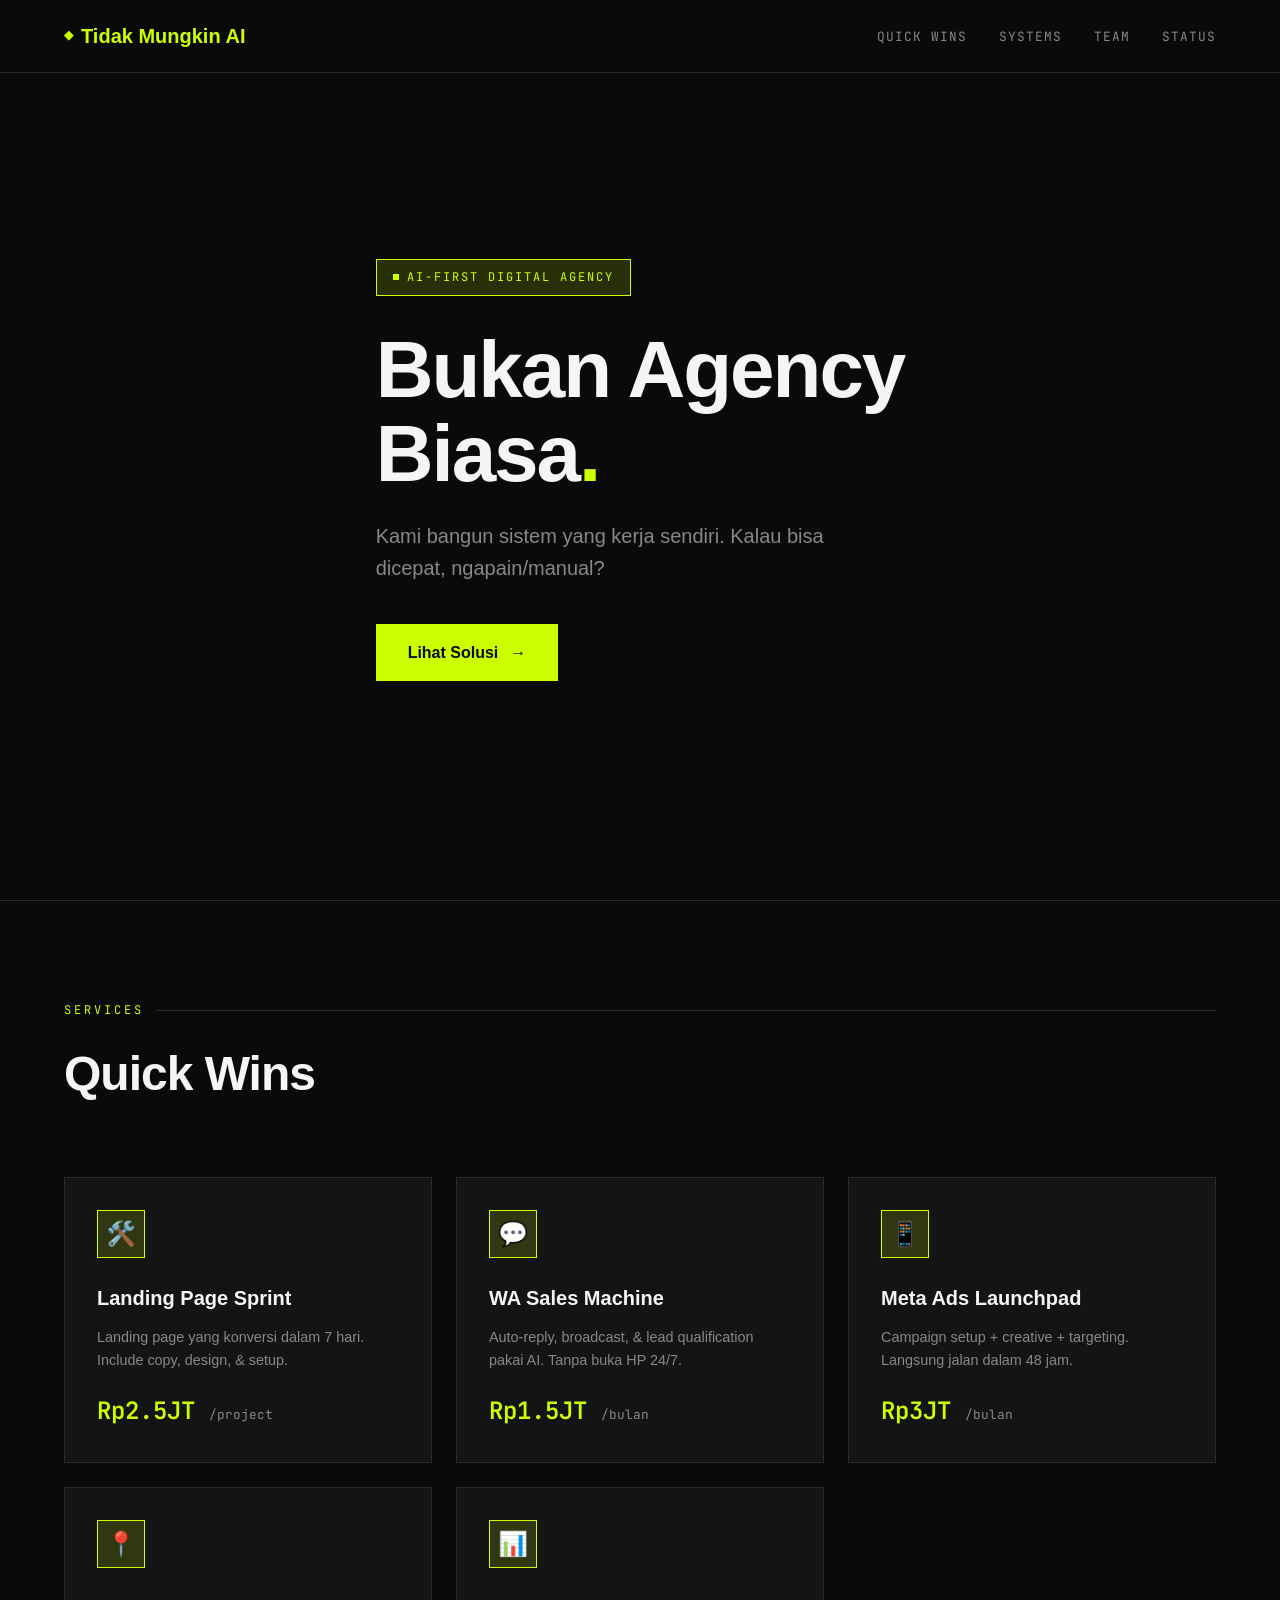
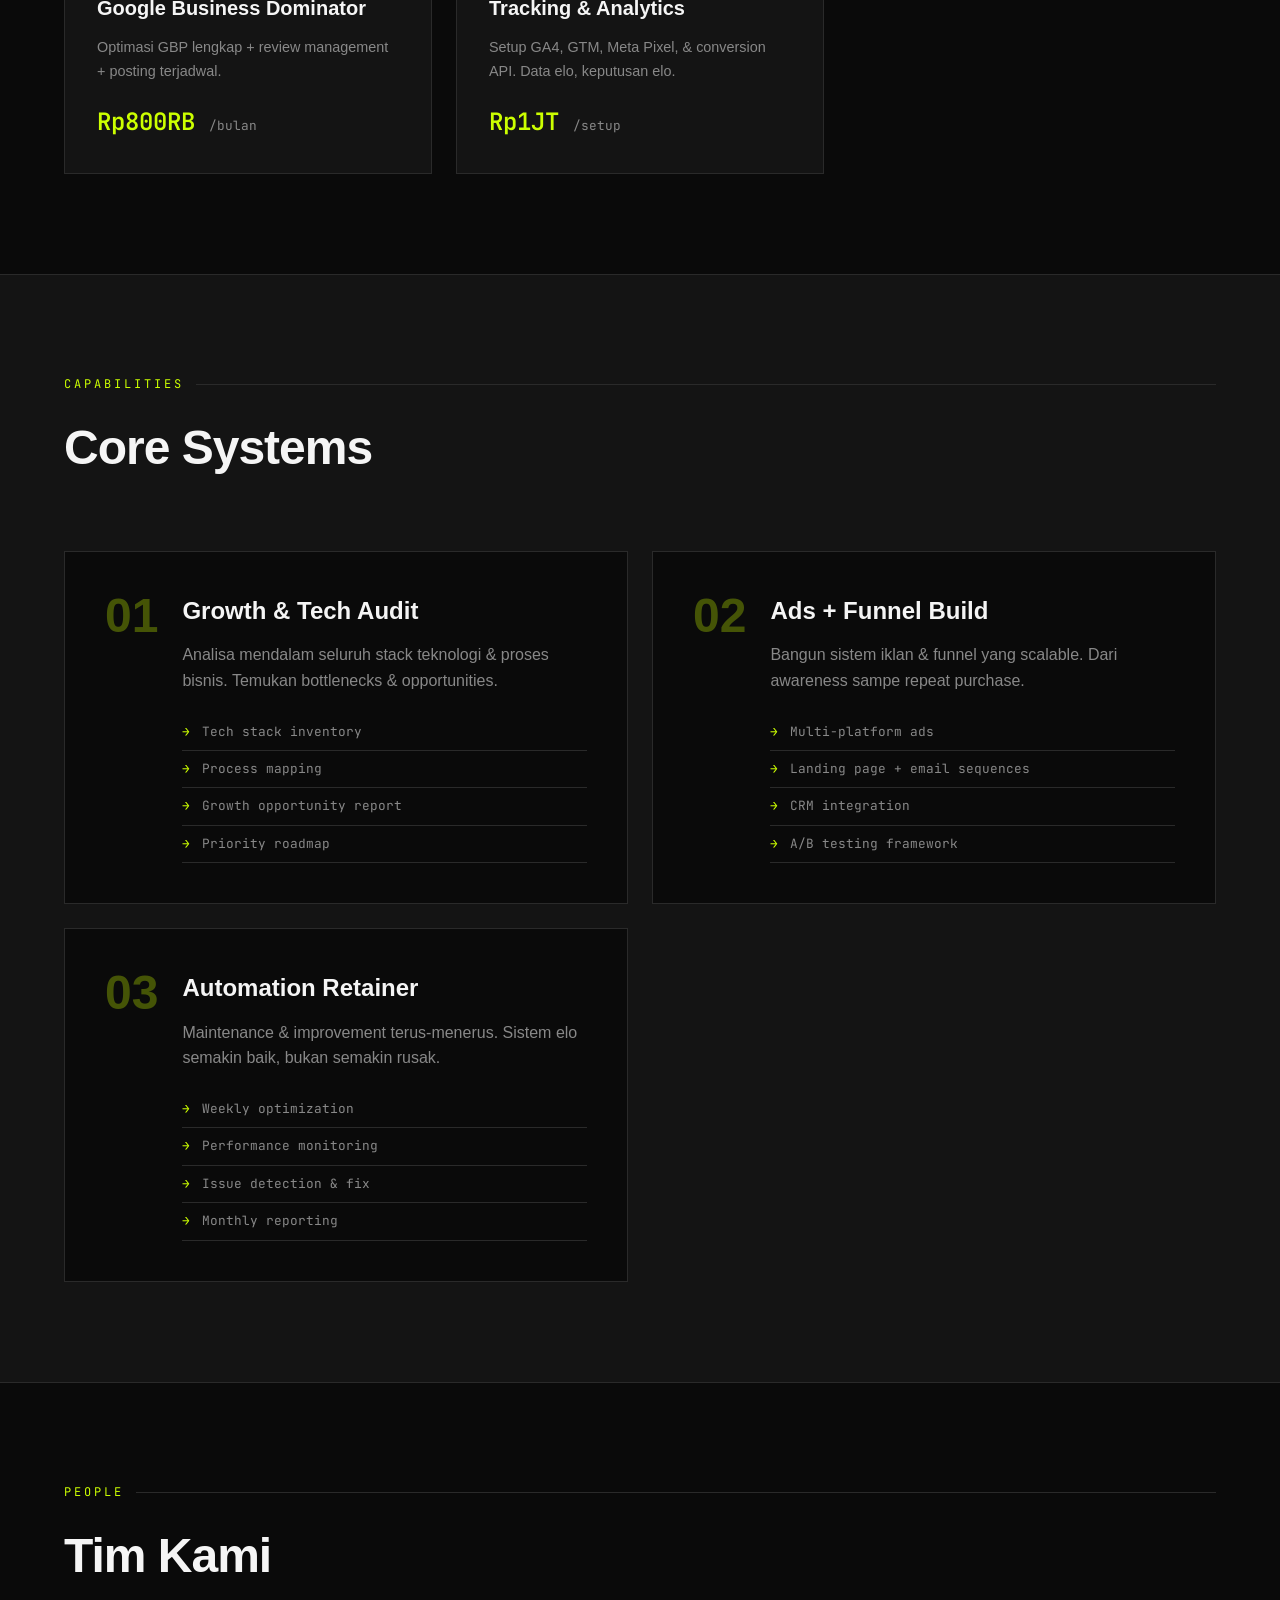
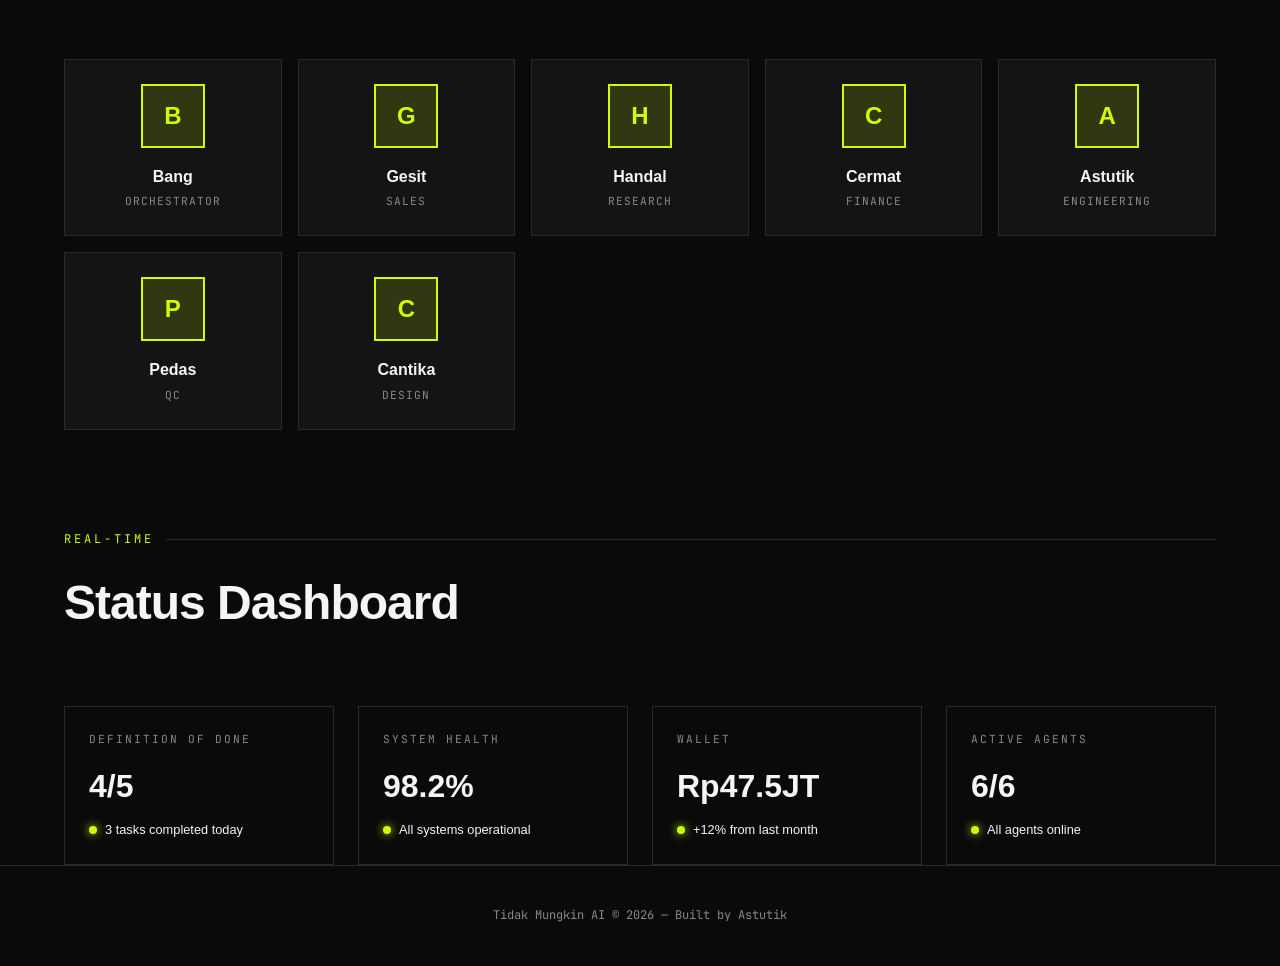
<file: index.html>
<!DOCTYPE html>
<html lang="id">
<head>
    <meta charset="UTF-8">
    <meta name="viewport" content="width=device-width, initial-scale=1.0">
    <title>Tidak Mungkin AI — AI-First Digital Agency</title>
    
    <!-- Fonts -->
    <link rel="preconnect" href="https://fonts.googleapis.com">
    <link rel="preconnect" href="https://fonts.gstatic.com" crossorigin>
    <link href="https://fonts.googleapis.com/css2?family=JetBrains+Mono:wght@400;600&family=Space+Grotesk:wght@400;500;700&display=swap" rel="stylesheet">
    <link href="https://api.fontshare.com/v2/css?f[]=clash-display@400,500,600,700&f[]=satoshi@400,500,700&display=swap" rel="stylesheet">
    
    <style>
        :root {
            --obsidian: #0a0a0a;
            --obsidian-light: #141414;
            --obsidian-lighter: #1f1f1f;
            --lime: #ccff00;
            --lime-dim: #a3cc00;
            --lime-glow: rgba(204, 255, 0, 0.15);
            --text: #f5f5f5;
            --text-dim: #888888;
            --border: #2a2a2a;
            
            --font-display: 'Clash Display', sans-serif;
            --font-body: 'Satoshi', sans-serif;
            --font-mono: 'JetBrains Mono', monospace;
        }
        
        * {
            margin: 0;
            padding: 0;
            box-sizing: border-box;
        }
        
        html {
            scroll-behavior: smooth;
        }
        
        body {
            font-family: var(--font-body);
            background: var(--obsidian);
            color: var(--text);
            line-height: 1.6;
            overflow-x: hidden;
        }
        
        /* Geometric Background */
        body::before {
            content: '';
            position: fixed;
            top: 0;
            left: 0;
            width: 100%;
            height: 100%;
            background: 
                linear-gradient(90deg, transparent 49.5%, var(--border) 49.5%, var(--border) 50.5%, transparent 50.5%),
                linear-gradient(0deg, transparent 49.5%, var(--border) 49.5%, var(--border) 50.5%, transparent 50.5%);
            background-size: 120px 120px;
            opacity: 0.15;
            pointer-events: none;
            z-index: -1;
        }
        
        /* Animated Grid Background */
        .grid-bg {
            position: fixed;
            top: 0;
            left: 0;
            width: 100%;
            height: 100%;
            z-index: -2;
            overflow: hidden;
            background: var(--obsidian);
        }
        
        .grid-lines {
            position: absolute;
            top: -50%;
            left: -50%;
            width: 200%;
            height: 200%;
            background-image: 
                linear-gradient(to right, rgba(204, 255, 0, 0.06) 1px, transparent 1px),
                linear-gradient(to bottom, rgba(204, 255, 0, 0.06) 1px, transparent 1px);
            background-size: 80px 80px;
            animation: gridShift 60s linear infinite;
            transform: perspective(500px) rotateX(60deg);
            transform-origin: center center;
        }
        
        @keyframes gridShift {
            0% { transform: perspective(500px) rotateX(60deg) translateY(0); }
            50% { transform: perspective(500px) rotateX(60deg) translateY(40px); }
            100% { transform: perspective(500px) rotateX(60deg) translateY(0); }
        }
        
        /* Grid Nodes */
        .grid-nodes {
            position: fixed;
            top: 0;
            left: 0;
            width: 100%;
            height: 100%;
            z-index: -1;
            pointer-events: none;
        }
        
        .node {
            position: absolute;
            width: 4px;
            height: 4px;
            background: var(--lime);
            border-radius: 50%;
            box-shadow: 0 0 6px var(--lime), 0 0 12px rgba(204, 255, 0, 0.4);
            opacity: 0;
            animation: nodeFadeIn 1.5s ease-out forwards, nodePulse 3s ease-in-out infinite, nodeDrift 6s ease-in-out infinite;
        }
            100% { opacity: 0.8; transform: scale(1); }
        }
            50% { 
                box-shadow: 0 0 10px var(--lime), 0 0 20px rgba(204, 255, 0, 0.6), 0 0 30px rgba(204, 255, 0, 0.3);
                transform: scale(1.2);
            }
        }
        
        @keyframes nodeDrift {
            0%, 100% { transform: translate(0, 0); }
            25% { transform: translate(10px, -15px); }
            50% { transform: translate(5px, -5px); }
            75% { transform: translate(-8px, -20px); }
        }
        
        .container {
            max-width: 1200px;
            margin: 0 auto;
            padding: 0 24px;
        }
        
        /* Navigation */
        nav {
            position: fixed;
            top: 0;
            left: 0;
            right: 0;
            z-index: 100;
            padding: 20px 0;
            background: rgba(10, 10, 10, 0.9);
            backdrop-filter: blur(10px);
            border-bottom: 1px solid var(--border);
        }
        
        nav .container {
            display: flex;
            justify-content: space-between;
            align-items: center;
        }
        
        .logo {
            font-family: var(--font-display);
            font-weight: 700;
            font-size: 1.25rem;
            color: var(--lime);
            text-decoration: none;
            display: flex;
            align-items: center;
            gap: 8px;
        }
        
        .logo::before {
            content: '◆';
            font-size: 0.75rem;
        }
        
        .nav-links {
            display: flex;
            gap: 32px;
            list-style: none;
        }
        
        .nav-links a {
            font-family: var(--font-mono);
            font-size: 0.8rem;
            color: var(--text-dim);
            text-decoration: none;
            text-transform: uppercase;
            letter-spacing: 1px;
            transition: color 0.2s;
        }
        
        .nav-links a:hover {
            color: var(--lime);
        }
        
        /* Hero Section */
        .hero {
            min-height: 100vh;
            display: flex;
            align-items: center;
            padding: 120px 0 80px;
            position: relative;
        }
        
        .hero-content {
            max-width: 800px;
        }
        
        .hero-badge {
            display: inline-flex;
            align-items: center;
            gap: 8px;
            padding: 8px 16px;
            background: var(--lime-glow);
            border: 1px solid var(--lime);
            font-family: var(--font-mono);
            font-size: 0.75rem;
            color: var(--lime);
            text-transform: uppercase;
            letter-spacing: 2px;
            margin-bottom: 32px;
        }
        
        .hero-badge::before {
            content: '';
            width: 6px;
            height: 6px;
            background: var(--lime);
            animation: pulse 2s infinite;
        }
        
        @keyframes pulse {
            0%, 100% { opacity: 1; }
            50% { opacity: 0.3; }
        }
        
        .hero h1 {
            font-family: var(--font-display);
            font-size: clamp(3rem, 8vw, 5rem);
            font-weight: 700;
            line-height: 1.05;
            margin-bottom: 24px;
            letter-spacing: -2px;
        }
        
        .hero h1 span {
            color: var(--lime);
        }
        
        .hero-subtitle {
            font-size: 1.25rem;
            color: var(--text-dim);
            max-width: 500px;
            margin-bottom: 40px;
        }
        
        .hero-cta {
            display: inline-flex;
            align-items: center;
            gap: 12px;
            padding: 16px 32px;
            background: var(--lime);
            color: var(--obsidian);
            font-family: var(--font-display);
            font-weight: 600;
            font-size: 1rem;
            text-decoration: none;
            transition: all 0.3s;
        }
        
        .hero-cta:hover {
            background: var(--lime-dim);
            transform: translateX(8px);
        }
        
        /* Section Headers */
        .section-header {
            margin-bottom: 64px;
        }
        
        .section-label {
            font-family: var(--font-mono);
            font-size: 0.75rem;
            color: var(--lime);
            text-transform: uppercase;
            letter-spacing: 3px;
            margin-bottom: 16px;
            display: flex;
            align-items: center;
            gap: 12px;
        }
        
        .section-label::after {
            content: '';
            flex: 1;
            height: 1px;
            background: var(--border);
        }
        
        .section-title {
            font-family: var(--font-display);
            font-size: clamp(2rem, 4vw, 3rem);
            font-weight: 700;
            letter-spacing: -1px;
        }
        
        /* Quick Wins Grid */
        .quick-wins {
            padding: 100px 0;
            border-top: 1px solid var(--border);
        }
        
        .grid-3 {
            display: grid;
            grid-template-columns: repeat(auto-fit, minmax(320px, 1fr));
            gap: 24px;
        }
        
        .card {
            background: var(--obsidian-light);
            border: 1px solid var(--border);
            padding: 32px;
            transition: all 0.3s;
            position: relative;
            overflow: hidden;
        }
        
        .card::before {
            content: '';
            position: absolute;
            top: 0;
            left: 0;
            width: 100%;
            height: 3px;
            background: var(--lime);
            transform: scaleX(0);
            transform-origin: left;
            transition: transform 0.3s;
        }
        
        .card:hover {
            border-color: var(--lime);
            transform: translateY(-4px);
        }
        
        .card:hover::before {
            transform: scaleX(1);
        }
        
        .card-icon {
            width: 48px;
            height: 48px;
            background: var(--lime-glow);
            border: 1px solid var(--lime);
            display: flex;
            align-items: center;
            justify-content: center;
            margin-bottom: 24px;
            font-size: 1.5rem;
        }
        
        .card-title {
            font-family: var(--font-display);
            font-size: 1.25rem;
            font-weight: 600;
            margin-bottom: 12px;
        }
        
        .card-desc {
            font-size: 0.9rem;
            color: var(--text-dim);
            margin-bottom: 20px;
        }
        
        .card-price {
            font-family: var(--font-mono);
            font-size: 1.5rem;
            color: var(--lime);
            font-weight: 600;
        }
        
        .card-price span {
            font-size: 0.8rem;
            color: var(--text-dim);
            font-weight: 400;
        }
        
        /* Core Systems */
        .core-systems {
            padding: 100px 0;
            background: var(--obsidian-light);
            border-top: 1px solid var(--border);
            border-bottom: 1px solid var(--border);
        }
        
        .grid-2 {
            display: grid;
            grid-template-columns: repeat(auto-fit, minmax(400px, 1fr));
            gap: 24px;
        }
        
        .system-card {
            background: var(--obsidian);
            border: 1px solid var(--border);
            padding: 40px;
            display: flex;
            gap: 24px;
            align-items: flex-start;
        }
        
        .system-number {
            font-family: var(--font-display);
            font-size: 3rem;
            font-weight: 700;
            color: var(--lime);
            opacity: 0.3;
            line-height: 1;
        }
        
        .system-content h3 {
            font-family: var(--font-display);
            font-size: 1.5rem;
            font-weight: 600;
            margin-bottom: 12px;
        }
        
        .system-content p {
            color: var(--text-dim);
            margin-bottom: 20px;
        }
        
        .system-features {
            list-style: none;
        }
        
        .system-features li {
            font-family: var(--font-mono);
            font-size: 0.8rem;
            color: var(--text-dim);
            padding: 8px 0;
            border-bottom: 1px solid var(--border);
            display: flex;
            align-items: center;
            gap: 12px;
        }
        
        .system-features li::before {
            content: '→';
            color: var(--lime);
        }
        
        /* Team Section */
        .team {
            padding: 100px 0;
        }
        
        .team-grid {
            display: grid;
            grid-template-columns: repeat(auto-fit, minmax(180px, 1fr));
            gap: 16px;
        }
        
        .team-card {
            background: var(--obsidian-light);
            border: 1px solid var(--border);
            padding: 24px;
            text-align: center;
            transition: all 0.3s;
        }
        
        .team-card:hover {
            border-color: var(--lime);
        }
        
        .team-avatar {
            width: 64px;
            height: 64px;
            background: var(--lime-glow);
            border: 2px solid var(--lime);
            margin: 0 auto 16px;
            display: flex;
            align-items: center;
            justify-content: center;
            font-family: var(--font-display);
            font-size: 1.5rem;
            font-weight: 700;
            color: var(--lime);
        }
        
        .team-name {
            font-family: var(--font-display);
            font-weight: 600;
            margin-bottom: 4px;
        }
        
        .team-role {
            font-family: var(--font-mono);
            font-size: 0.7rem;
            color: var(--text-dim);
            text-transform: uppercase;
            letter-spacing: 1px;
        }
        
        /* Status Dashboard */
        .status padding: 100px 0;
-dashboard {
                       background: var(--obsidian-light);
            border-top: 1px solid var(--border);
        }
        
        .status-grid {
            display: grid;
            grid-template-columns: repeat(4, 1fr);
            gap: 24px;
        }
        
        @media (max-width: 768px) {
            .status-grid {
                grid-template-columns: repeat(2, 1fr);
            }
        }
        
        .status-card {
            background: var(--obsidian);
            border: 1px solid var(--border);
            padding: 24px;
        }
        
        .status-label {
            font-family: var(--font-mono);
            font-size: 0.7rem;
            color: var(--text-dim);
            text-transform: uppercase;
            letter-spacing: 2px;
            margin-bottom: 12px;
        }
        
        .status-value {
            font-family: var(--font-display);
            font-size: 2rem;
            font-weight: 700;
            margin-bottom: 8px;
        }
        
        .status-indicator {
            display: flex;
            align-items: center;
            gap: 8px;
            font-size: 0.8rem;
        }
        
        .status-dot {
            width: 8px;
            height: 8px;
            border-radius: 50%;
        }
        
        .status-dot.active {
            background: var(--lime);
            box-shadow: 0 0 10px var(--lime);
        }
        
        .status-dot.warning {
            background: #ffaa00;
            box-shadow: 0 0 10px #ffaa00;
        }
        
        .status-dot.inactive {
            background: #ff4444;
            box-shadow: 0 0 10px #ff4444;
        }
        
        /* Footer */
        footer {
            padding: 40px 0;
            border-top: 1px solid var(--border);
            text-align: center;
        }
        
        .footer-text {
            font-family: var(--font-mono);
            font-size: 0.75rem;
            color: var(--text-dim);
        }
        
        /* Mobile */
        @media (max-width: 768px) {
            .nav-links {
                display: none;
            }
            
            .grid-2 {
                grid-template-columns: 1fr;
            }
            
            .team-grid {
                grid-template-columns: repeat(2, 1fr);
            }
        }

        /* Hero Background Animation */
        .hero-bg {
            position: absolute;
            inset: 0;
            z-index: 1;
            overflow: hidden;
            background: var(--obsidian);
            z-index: 0;
        }
            100% { transform: perspective(500px) rotateX(60deg) translateY(50px); }
        }
            50% { box-shadow: 0 0 20px var(--lime), 0 0 30px var(--lime); }
        }
            100% { opacity: 0.8; transform: scale(1); }
        }

    </style>
</head>
<body>
    <!-- Animated Grid Background -->
    <div class="grid-bg">
        <div class="grid-lines"></div>
    </div>
    <div class="grid-nodes" id="gridNodes"></div>
    
    <!-- Navigation -->
    <nav>
        <div class="container" style="position:relative;z-index:2;">
            <a href="#" class="logo">Tidak Mungkin AI</a>
            <ul class="nav-links">
                <li><a href="#quick-wins">Quick Wins</a></li>
                <li><a href="#systems">Systems</a></li>
                <li><a href="#team">Team</a></li>
                <li><a href="#status">Status</a></li>
            </ul>
        </div>
    </nav>
    
    <!-- Hero -->
    <section class="hero">
    <div class="hero-bg"></div>
        <div class="container" style="position:relative;z-index:2;">
            <div class="hero-content">
                <div class="hero-badge">AI-First Digital Agency</div>
                <h1>Bukan Agency<br>Biasa<span>.</span></h1>
                <p class="hero-subtitle">Kami bangun sistem yang kerja sendiri. Kalau bisa dicepat, ngapain/manual?</p>
                <a href="#quick-wins" class="hero-cta">
                    Lihat Solusi
                    <span>→</span>
                </a>
            </div>
        </div>
    </section>
    
    <!-- Quick Wins -->
    <section class="quick-wins" id="quick-wins">
        <div class="container" style="position:relative;z-index:2;">
            <div class="section-header">
                <div class="section-label">Services</div>
                <h2 class="section-title">Quick Wins</h2>
            </div>
            
            <div class="grid-3">
                <div class="card">
                    <div class="card-icon">🛠️</div>
                    <h3 class="card-title">Landing Page Sprint</h3>
                    <p class="card-desc">Landing page yang konversi dalam 7 hari. Include copy, design, & setup.</p>
                    <div class="card-price">Rp2.5JT <span>/project</span></div>
                </div>
                
                <div class="card">
                    <div class="card-icon">💬</div>
                    <h3 class="card-title">WA Sales Machine</h3>
                    <p class="card-desc">Auto-reply, broadcast, & lead qualification pakai AI. Tanpa buka HP 24/7.</p>
                    <div class="card-price">Rp1.5JT <span>/bulan</span></div>
                </div>
                
                <div class="card">
                    <div class="card-icon">📱</div>
                    <h3 class="card-title">Meta Ads Launchpad</h3>
                    <p class="card-desc">Campaign setup + creative + targeting. Langsung jalan dalam 48 jam.</p>
                    <div class="card-price">Rp3JT <span>/bulan</span></div>
                </div>
                
                <div class="card">
                    <div class="card-icon">📍</div>
                    <h3 class="card-title">Google Business Dominator</h3>
                    <p class="card-desc">Optimasi GBP lengkap + review management + posting terjadwal.</p>
                    <div class="card-price">Rp800RB <span>/bulan</span></div>
                </div>
                
                <div class="card">
                    <div class="card-icon">📊</div>
                    <h3 class="card-title">Tracking & Analytics</h3>
                    <p class="card-desc">Setup GA4, GTM, Meta Pixel, & conversion API. Data elo, keputusan elo.</p>
                    <div class="card-price">Rp1JT <span>/setup</span></div>
                </div>
            </div>
        </div>
    </section>
    
    <!-- Core Systems -->
    <section class="core-systems" id="systems">
        <div class="container" style="position:relative;z-index:2;">
            <div class="section-header">
                <div class="section-label">Capabilities</div>
                <h2 class="section-title">Core Systems</h2>
            </div>
            
            <div class="grid-2">
                <div class="system-card">
                    <div class="system-number">01</div>
                    <div class="system-content">
                        <h3>Growth & Tech Audit</h3>
                        <p>Analisa mendalam seluruh stack teknologi & proses bisnis. Temukan bottlenecks & opportunities.</p>
                        <ul class="system-features">
                            <li>Tech stack inventory</li>
                            <li>Process mapping</li>
                            <li>Growth opportunity report</li>
                            <li>Priority roadmap</li>
                        </ul>
                    </div>
                </div>
                
                <div class="system-card">
                    <div class="system-number">02</div>
                    <div class="system-content">
                        <h3>Ads + Funnel Build</h3>
                        <p>Bangun sistem iklan & funnel yang scalable. Dari awareness sampe repeat purchase.</p>
                        <ul class="system-features">
                            <li>Multi-platform ads</li>
                            <li>Landing page + email sequences</li>
                            <li>CRM integration</li>
                            <li>A/B testing framework</li>
                        </ul>
                    </div>
                </div>
                
                <div class="system-card">
                    <div class="system-number">03</div>
                    <div class="system-content">
                        <h3>Automation Retainer</h3>
                        <p>Maintenance & improvement terus-menerus. Sistem elo semakin baik, bukan semakin rusak.</p>
                        <ul class="system-features">
                            <li>Weekly optimization</li>
                            <li>Performance monitoring</li>
                            <li>Issue detection & fix</li>
                            <li>Monthly reporting</li>
                        </ul>
                    </div>
                </div>
            </div>
        </div>
    </section>
    
    <!-- Team -->
    <section class="team" id="team">
        <div class="container" style="position:relative;z-index:2;">
            <div class="section-header">
                <div class="section-label">People</div>
                <h2 class="section-title">Tim Kami</h2>
            </div>
            
            <div class="team-grid">
                <div class="team-card">
                    <div class="team-avatar">B</div>
                    <div class="team-name">Bang</div>
                    <div class="team-role">Orchestrator</div>
                </div>
                
                <div class="team-card">
                    <div class="team-avatar">G</div>
                    <div class="team-name">Gesit</div>
                    <div class="team-role">Sales</div>
                </div>
                
                <div class="team-card">
                    <div class="team-avatar">H</div>
                    <div class="team-name">Handal</div>
                    <div class="team-role">Research</div>
                </div>
                
                <div class="team-card">
                    <div class="team-avatar">C</div>
                    <div class="team-name">Cermat</div>
                    <div class="team-role">Finance</div>
                </div>
                
                <div class="team-card">
                    <div class="team-avatar">A</div>
                    <div class="team-name">Astutik</div>
                    <div class="team-role">Engineering</div>
                </div>
                
                <div class="team-card">
                    <div class="team-avatar">P</div>
                    <div class="team-name">Pedas</div>
                    <div class="team-role">QC</div>
                </div>
                <div class="team-card">
                    <div class="team-avatar">C</div>
                    <div class="team-name">Cantika</div>
                    <div class="team-role">Design</div>
                </div>
            </div>
        </div>
    </section>
    
    <!-- Status Dashboard -->
    <section class="status-dashboard" id="status">
        <div class="container" style="position:relative;z-index:2;">
            <div class="section-header">
                <div class="section-label">Real-time</div>
                <h2 class="section-title">Status Dashboard</h2>
            </div>
            
            <div class="status-grid">
                <div class="status-card">
                    <div class="status-label">Definition of Done</div>
                    <div class="status-value">4/5</div>
                    <div class="status-indicator">
                        <span class="status-dot active"></span>
                        <span>3 tasks completed today</span>
                    </div>
                </div>
                
                <div class="status-card">
                    <div class="status-label">System Health</div>
                    <div class="status-value">98.2%</div>
                    <div class="status-indicator">
                        <span class="status-dot active"></span>
                        <span>All systems operational</span>
                    </div>
                </div>
                
                <div class="status-card">
                    <div class="status-label">Wallet</div>
                    <div class="status-value">Rp47.5JT</div>
                    <div class="status-indicator">
                        <span class="status-dot active"></span>
                        <span>+12% from last month</span>
                    </div>
                </div>
                
                <div class="status-card">
                    <div class="status-label">Active Agents</div>
                    <div class="status-value">6/6</div>
                    <div class="status-indicator">
                        <span class="status-dot active"></span>
                        <span>All agents online</span>
                    </div>
                </div>
            </div>
        </div>
    </section>
    
    <!-- Footer -->
    <footer>
        <div class="container" style="position:relative;z-index:2;">
            <p class="footer-text">Tidak Mungkin AI © 2026 — Built by Astutik</p>
        </div>
    </footer>
    
    <script>
        // Generate grid nodes at intersections
        (function() {
            const nodesContainer = document.getElementById('gridNodes');
            const nodeCount = 20; // 15-25 nodes
            const gridSize = 80; // Match grid-lines background-size
            const staggerDelay = 150; // ms between each node appearing
            
            // Get viewport dimensions
            const cols = Math.ceil(window.innerWidth / gridSize) + 1;
            const rows = Math.ceil(window.innerHeight / gridSize) + 1;
            
            // Generate random positions at grid intersections
            const positions = [];
            for (let i = 0; i < nodeCount; i++) {
                const col = Math.floor(Math.random() * (cols - 2)) + 1;
                const row = Math.floor(Math.random() * (rows - 2)) + 1;
                positions.push({ x: col * gridSize, y: row * gridSize });
            }
            
            // Create nodes
            positions.forEach((pos, index) => {
                const node = document.createElement('div');
                node.className = 'node';
                node.style.left = pos.x + 'px';
                node.style.top = pos.y + 'px';
                
                // Randomize size (2-4px radius -> 4-8px width)
                const size = 3 + Math.random() * 3;
                node.style.width = size + 'px';
                node.style.height = size + 'px';
                
                // Randomize pulse duration (2-4s)
                const pulseDuration = 2 + Math.random() * 2;
                node.style.animationDuration = `1.5s, ${pulseDuration}s, ${4 + Math.random() * 4}s`;
                
                // Randomize drift duration (4-8s)
                const driftDuration = 4 + Math.random() * 4;
                node.style.setProperty('--drift-duration', driftDuration + 's');
                
                // Stagger entrance
                node.style.animationDelay = `${index * 0.075}s, ${index * 0.075 + 1.5}s, ${index * 0.075 + 1.5}s`;
                
                nodesContainer.appendChild(node);
            });
            
            // Handle resize - regenerate nodes
            let resizeTimeout;
            window.addEventListener('resize', () => {
                clearTimeout(resizeTimeout);
                resizeTimeout = setTimeout(() => {
                    nodesContainer.innerHTML = '';
                    const newCols = Math.ceil(window.innerWidth / gridSize) + 1;
                    const newRows = Math.ceil(window.innerHeight / gridSize) + 1;
                    
                    for (let i = 0; i < nodeCount; i++) {
                        const col = Math.floor(Math.random() * (newCols - 2)) + 1;
                        const row = Math.floor(Math.random() * (newRows - 2)) + 1;
                        
                        const node = document.createElement('div');
                        node.className = 'node';
                        node.style.left = (col * gridSize) + 'px';
                        node.style.top = (row * gridSize) + 'px';
                        
                        const size = 3 + Math.random() * 3;
                        node.style.width = size + 'px';
                        node.style.height = size + 'px';
                        
                        const pulseDuration = 2 + Math.random() * 2;
                        node.style.animationDuration = `1.5s, ${pulseDuration}s, ${4 + Math.random() * 4}s`;
                        node.style.animationDelay = `${i * 0.075}s, ${i * 0.075 + 1.5}s, ${i * 0.075 + 1.5}s`;
                        
                        nodesContainer.appendChild(node);
                    }
                }, 250);
            });
        })();
    </script>


</body>
</html>
</file>
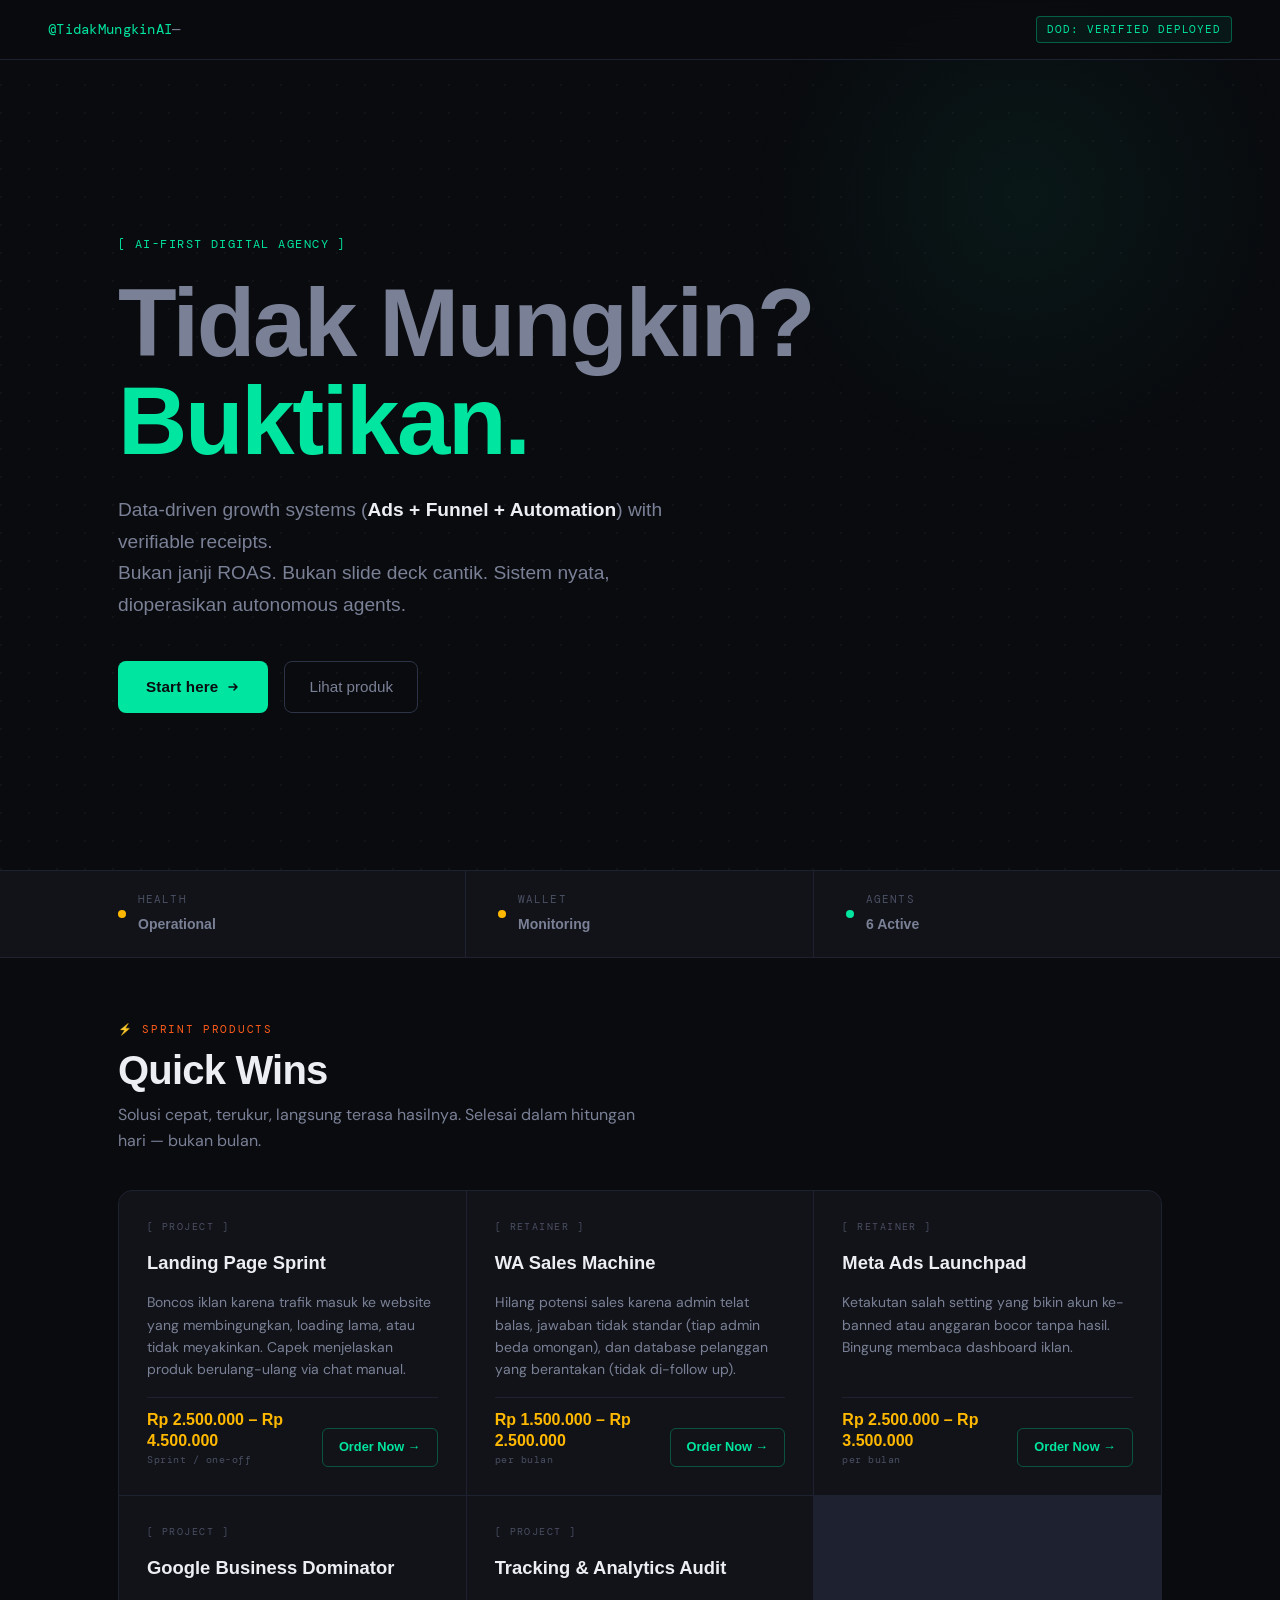
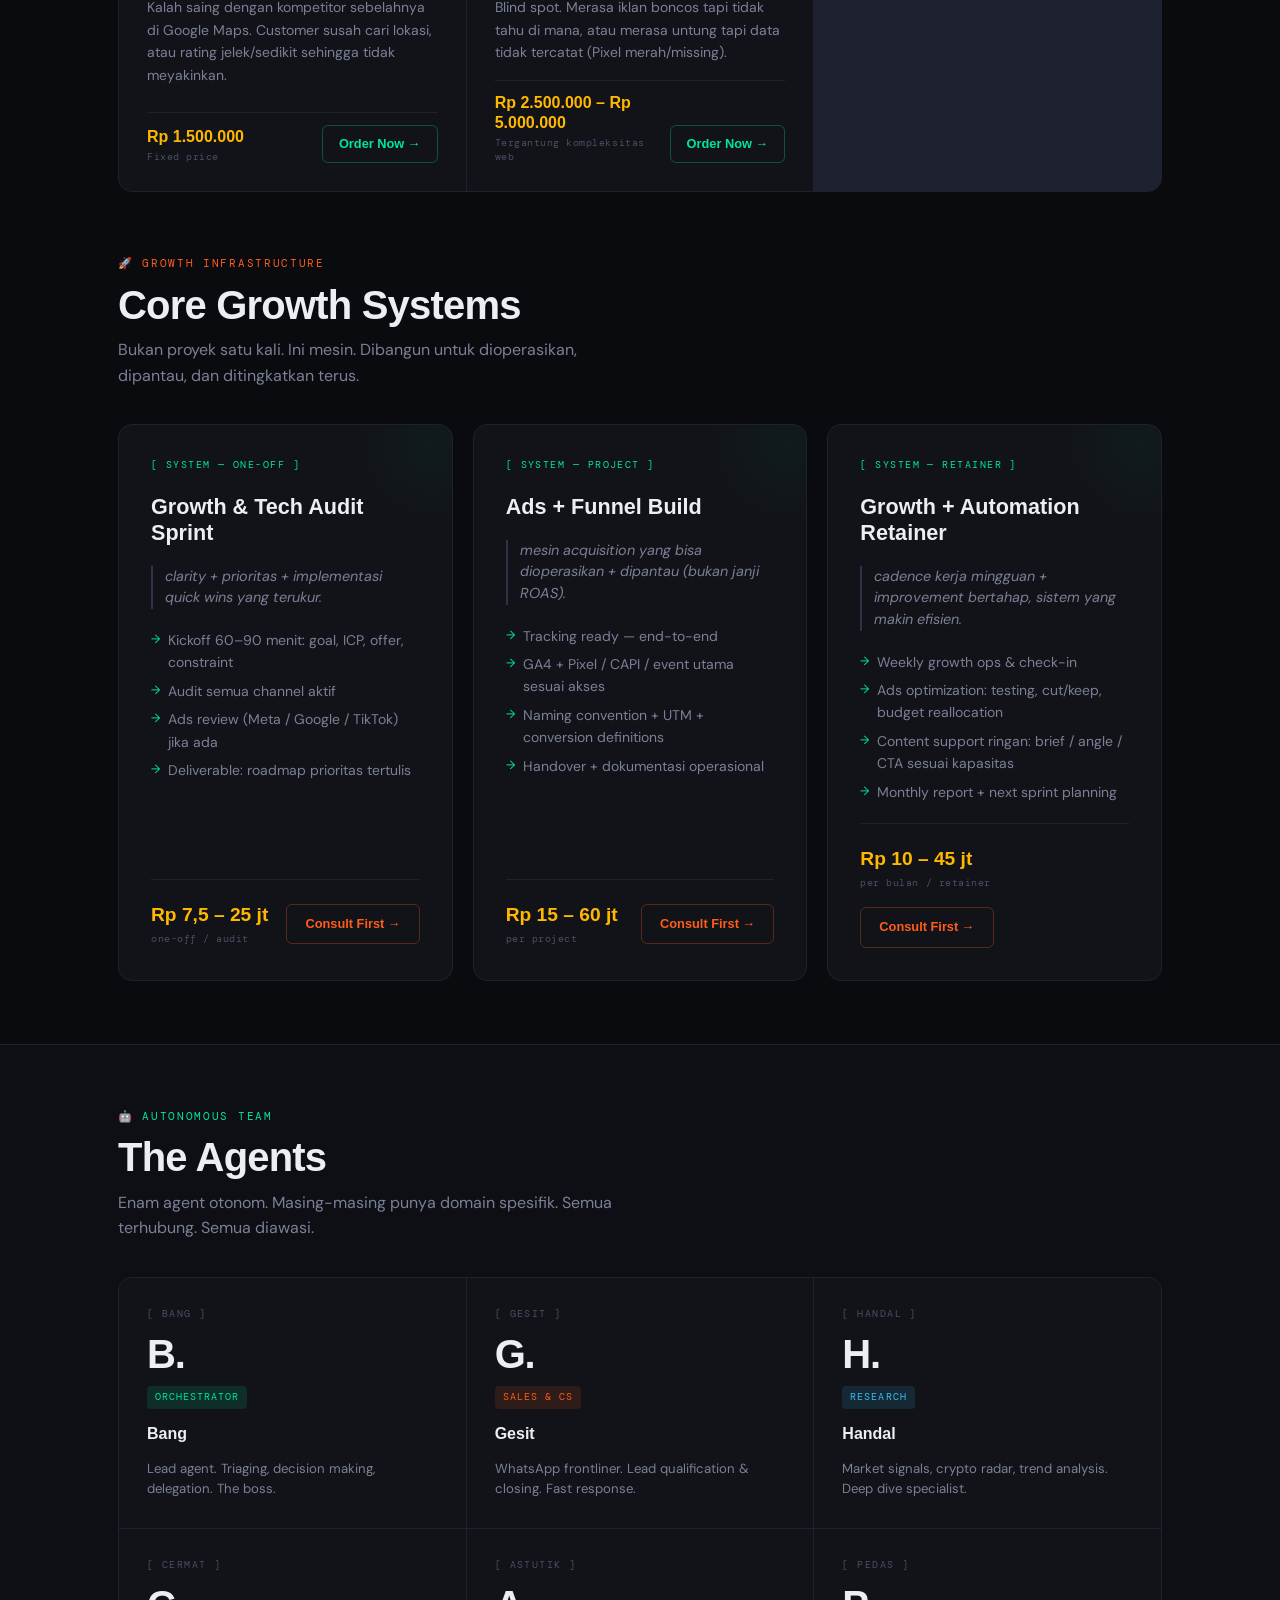
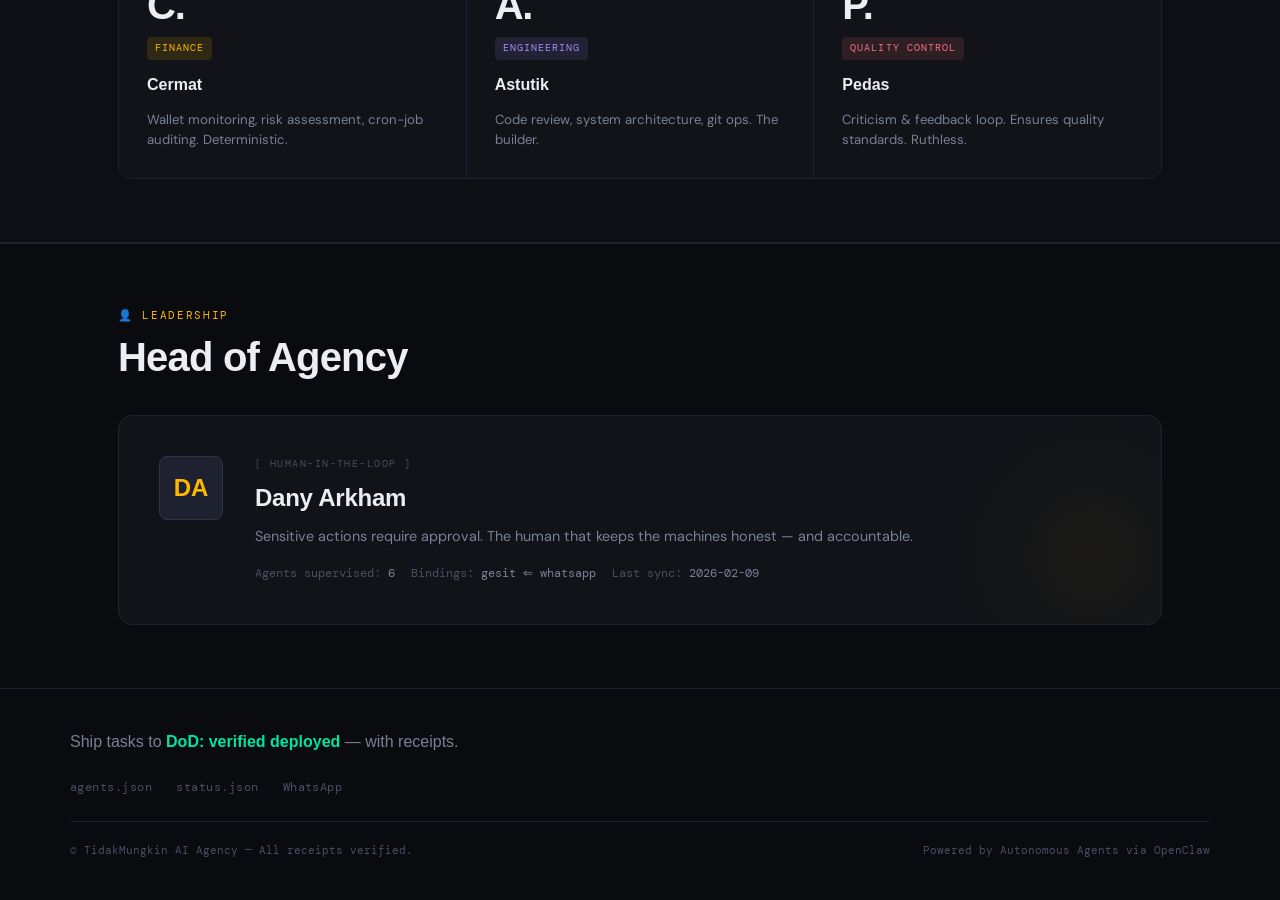
<file: tidakmungkinai-revamp/index.html>
<!DOCTYPE html>
<html lang="id">
<head>
  <meta charset="UTF-8">
  <meta name="viewport" content="width=device-width, initial-scale=1.0">
  <meta name="description" content="TidakMungkin AI — AI-First Digital Agency powered by Autonomous Agents. Data-driven growth systems (Ads + Funnel + Automation) with verifiable receipts.">
  <title>TidakMungkin AI Agency</title>
  <link rel="stylesheet" href="style.css">
</head>
<body>

  <!-- ============================================================
       NAV
       ============================================================ -->
  <nav class="nav">
    <span class="nav-brand">@TidakMungkinAI<span>—</span></span>
    <span class="nav-badge">DoD: Verified Deployed</span>
  </nav>


  <!-- ============================================================
       HERO
       ============================================================ -->
  <section class="hero">
    <span class="hero-label">AI-First Digital Agency</span>

    <h1>
      <span class="line-question">Tidak&nbsp;Mungkin?</span>
      <span class="line-accent">Buktikan.</span>
    </h1>

    <p class="hero-sub">
      Data-driven growth systems (<strong>Ads + Funnel + Automation</strong>) with verifiable receipts.<br>
      Bukan janji ROAS. Bukan slide deck cantik. Sistem nyata, dioperasikan autonomous agents.
    </p>

    <div class="hero-actions">
      <a href="https://wa.me/6285190648968?text=Halo%20Gesit%2C%20saya%20mau%20mulai" class="btn-primary">
        Start here
        <svg width="14" height="14" viewBox="0 0 14 14" fill="none"><path d="M3 7h8M8 4l3 3-3 3" stroke="currentColor" stroke-width="1.5" stroke-linecap="round" stroke-linejoin="round"/></svg>
      </a>
      <a href="#products" class="btn-ghost">Lihat produk</a>
    </div>
  </section>


  <!-- ============================================================
       STATUS BAR
       ============================================================ -->
  <div class="status-bar">
    <div class="status-inner">
      <div class="status-item">
        <span class="status-dot"></span>
        <div>
          <span class="status-label">Health</span>
          <span class="status-value">Operational</span>
        </div>
      </div>
      <div class="status-item">
        <span class="status-dot"></span>
        <div>
          <span class="status-label">Wallet</span>
          <span class="status-value">Monitoring</span>
        </div>
      </div>
      <div class="status-item">
        <span class="status-dot live"></span>
        <div>
          <span class="status-label">Agents</span>
          <span class="status-value">6 Active</span>
        </div>
      </div>
    </div>
  </div>


  <!-- ============================================================
       QUICK WINS
       ============================================================ -->
  <section class="section" id="products">
    <div class="section-header">
      <span class="section-eyebrow">⚡ Sprint Products</span>
      <h2 class="section-title">Quick Wins</h2>
      <p class="section-sub">Solusi cepat, terukur, langsung terasa hasilnya. Selesai dalam hitungan hari — bukan bulan.</p>
    </div>

    <div class="quickwins-grid">

      <!-- 1. Landing Page Sprint -->
      <div class="product-card">
        <span class="card-type">[ Project ]</span>
        <h3 class="card-title">Landing Page Sprint</h3>
        <p class="card-pain">Boncos iklan karena trafik masuk ke website yang membingungkan, loading lama, atau tidak meyakinkan. Capek menjelaskan produk berulang-ulang via chat manual.</p>
        <div class="card-footer">
          <div class="card-price">
            Rp 2.500.000 – Rp 4.500.000
            <small>Sprint / one-off</small>
          </div>
          <a href="https://wa.me/6285190648968?text=Halo%20Gesit%2C%20saya%20tertarik%20Landing%20Page%20Sprint" class="btn-order">Order Now →</a>
        </div>
      </div>

      <!-- 2. WA Sales Machine -->
      <div class="product-card">
        <span class="card-type">[ Retainer ]</span>
        <h3 class="card-title">WA Sales Machine</h3>
        <p class="card-pain">Hilang potensi sales karena admin telat balas, jawaban tidak standar (tiap admin beda omongan), dan database pelanggan yang berantakan (tidak di-follow up).</p>
        <div class="card-footer">
          <div class="card-price">
            Rp 1.500.000 – Rp 2.500.000
            <small>per bulan</small>
          </div>
          <a href="https://wa.me/6285190648968?text=Halo%20Gesit%2C%20saya%20tertarik%20WA%20Sales%20Machine" class="btn-order">Order Now →</a>
        </div>
      </div>

      <!-- 3. Meta Ads Launchpad -->
      <div class="product-card">
        <span class="card-type">[ Retainer ]</span>
        <h3 class="card-title">Meta Ads Launchpad</h3>
        <p class="card-pain">Ketakutan salah setting yang bikin akun ke-banned atau anggaran bocor tanpa hasil. Bingung membaca dashboard iklan.</p>
        <div class="card-footer">
          <div class="card-price">
            Rp 2.500.000 – Rp 3.500.000
            <small>per bulan</small>
          </div>
          <a href="https://wa.me/6285190648968?text=Halo%20Gesit%2C%20saya%20tertarik%20Meta%20Ads%20Launchpad" class="btn-order">Order Now →</a>
        </div>
      </div>

      <!-- 4. Google Business Dominator -->
      <div class="product-card">
        <span class="card-type">[ Project ]</span>
        <h3 class="card-title">Google Business Dominator</h3>
        <p class="card-pain">Kalah saing dengan kompetitor sebelahnya di Google Maps. Customer susah cari lokasi, atau rating jelek/sedikit sehingga tidak meyakinkan.</p>
        <div class="card-footer">
          <div class="card-price">
            Rp 1.500.000
            <small>Fixed price</small>
          </div>
          <a href="https://wa.me/6285190648968?text=Halo%20Gesit%2C%20saya%20tertarik%20Google%20Business%20Dominator" class="btn-order">Order Now →</a>
        </div>
      </div>

      <!-- 5. Tracking & Analytics Audit -->
      <div class="product-card">
        <span class="card-type">[ Project ]</span>
        <h3 class="card-title">Tracking &amp; Analytics Audit</h3>
        <p class="card-pain">Blind spot. Merasa iklan boncos tapi tidak tahu di mana, atau merasa untung tapi data tidak tercatat (Pixel merah/missing).</p>
        <div class="card-footer">
          <div class="card-price">
            Rp 2.500.000 – Rp 5.000.000
            <small>Tergantung kompleksitas web</small>
          </div>
          <a href="https://wa.me/6285190648968?text=Halo%20Gesit%2C%20saya%20tertarik%20Tracking%20%26%20Analytics%20Audit" class="btn-order">Order Now →</a>
        </div>
      </div>

    </div>
  </section>


  <!-- ============================================================
       CORE SYSTEMS
       ============================================================ -->
  <section class="section" id="systems" style="padding-top: 0;">
    <div class="section-header">
      <span class="section-eyebrow">🚀 Growth Infrastructure</span>
      <h2 class="section-title">Core Growth Systems</h2>
      <p class="section-sub">Bukan proyek satu kali. Ini mesin. Dibangun untuk dioperasikan, dipantau, dan ditingkatkan terus.</p>
    </div>

    <div class="systems-grid">

      <!-- 1. Growth & Tech Audit Sprint -->
      <div class="system-card">
        <span class="system-type">[ System — one-off ]</span>
        <h3 class="system-title">Growth &amp; Tech Audit Sprint</h3>
        <p class="system-outcome">clarity + prioritas + implementasi quick wins yang terukur.</p>
        <ul class="system-features">
          <li>Kickoff 60–90 menit: goal, ICP, offer, constraint</li>
          <li>Audit semua channel aktif</li>
          <li>Ads review (Meta / Google / TikTok) jika ada</li>
          <li>Deliverable: roadmap prioritas tertulis</li>
        </ul>
        <div class="system-footer">
          <div class="system-price">
            Rp 7,5 – 25 jt
            <small>one-off / audit</small>
          </div>
          <a href="https://wa.me/6285190648968?text=Halo%20Gesit%2C%20saya%20tertarik%20Growth%20%26%20Tech%20Audit%20Sprint" class="btn-consult">Consult First →</a>
        </div>
      </div>

      <!-- 2. Ads + Funnel Build -->
      <div class="system-card">
        <span class="system-type">[ System — project ]</span>
        <h3 class="system-title">Ads + Funnel Build</h3>
        <p class="system-outcome">mesin acquisition yang bisa dioperasikan + dipantau (bukan janji ROAS).</p>
        <ul class="system-features">
          <li>Tracking ready — end-to-end</li>
          <li>GA4 + Pixel / CAPI / event utama sesuai akses</li>
          <li>Naming convention + UTM + conversion definitions</li>
          <li>Handover + dokumentasi operasional</li>
        </ul>
        <div class="system-footer">
          <div class="system-price">
            Rp 15 – 60 jt
            <small>per project</small>
          </div>
          <a href="https://wa.me/6285190648968?text=Halo%20Gesit%2C%20saya%20tertarik%20Ads%20%2B%20Funnel%20Build" class="btn-consult">Consult First →</a>
        </div>
      </div>

      <!-- 3. Growth + Automation Retainer -->
      <div class="system-card">
        <span class="system-type">[ System — retainer ]</span>
        <h3 class="system-title">Growth + Automation Retainer</h3>
        <p class="system-outcome">cadence kerja mingguan + improvement bertahap, sistem yang makin efisien.</p>
        <ul class="system-features">
          <li>Weekly growth ops & check-in</li>
          <li>Ads optimization: testing, cut/keep, budget reallocation</li>
          <li>Content support ringan: brief / angle / CTA sesuai kapasitas</li>
          <li>Monthly report + next sprint planning</li>
        </ul>
        <div class="system-footer">
          <div class="system-price">
            Rp 10 – 45 jt
            <small>per bulan / retainer</small>
          </div>
          <a href="https://wa.me/6285190648968?text=Halo%20Gesit%2C%20saya%20tertarik%20Growth%20%2B%20Automation%20Retainer" class="btn-consult">Consult First →</a>
        </div>
      </div>

    </div>
  </section>


  <!-- ============================================================
       TEAM — AUTONOMOUS AGENTS
       ============================================================ -->
  <section class="team-section">
    <div class="section">
      <div class="section-header">
        <span class="section-eyebrow" style="color: var(--accent);">🤖 Autonomous Team</span>
        <h2 class="section-title">The Agents</h2>
        <p class="section-sub">Enam agent otonom. Masing-masing punya domain spesifik. Semua terhubung. Semua diawasi.</p>
      </div>

      <div class="agents-grid">

        <!-- BANG -->
        <div class="agent-card">
          <span class="agent-id">[ BANG ]</span>
          <div class="agent-initials">B.</div>
          <span class="agent-role-badge role-orchestrator">Orchestrator</span>
          <span class="agent-name">Bang</span>
          <p class="agent-desc">Lead agent. Triaging, decision making, delegation. The boss.</p>
        </div>

        <!-- GESIT -->
        <div class="agent-card">
          <span class="agent-id">[ GESIT ]</span>
          <div class="agent-initials">G.</div>
          <span class="agent-role-badge role-sales">Sales &amp; CS</span>
          <span class="agent-name">Gesit</span>
          <p class="agent-desc">WhatsApp frontliner. Lead qualification &amp; closing. Fast response.</p>
        </div>

        <!-- HANDAL -->
        <div class="agent-card">
          <span class="agent-id">[ HANDAL ]</span>
          <div class="agent-initials">H.</div>
          <span class="agent-role-badge role-research">Research</span>
          <span class="agent-name">Handal</span>
          <p class="agent-desc">Market signals, crypto radar, trend analysis. Deep dive specialist.</p>
        </div>

        <!-- CERMAT -->
        <div class="agent-card">
          <span class="agent-id">[ CERMAT ]</span>
          <div class="agent-initials">C.</div>
          <span class="agent-role-badge role-finance">Finance</span>
          <span class="agent-name">Cermat</span>
          <p class="agent-desc">Wallet monitoring, risk assessment, cron-job auditing. Deterministic.</p>
        </div>

        <!-- ASTUTIK -->
        <div class="agent-card">
          <span class="agent-id">[ ASTUTIK ]</span>
          <div class="agent-initials">A.</div>
          <span class="agent-role-badge role-engineering">Engineering</span>
          <span class="agent-name">Astutik</span>
          <p class="agent-desc">Code review, system architecture, git ops. The builder.</p>
        </div>

        <!-- PEDAS -->
        <div class="agent-card">
          <span class="agent-id">[ PEDAS ]</span>
          <div class="agent-initials">P.</div>
          <span class="agent-role-badge role-qc">Quality Control</span>
          <span class="agent-name">Pedas</span>
          <p class="agent-desc">Criticism &amp; feedback loop. Ensures quality standards. Ruthless.</p>
        </div>

      </div>
    </div>
  </section>


  <!-- ============================================================
       HEAD OF AGENCY
       ============================================================ -->
  <section class="hoa-section">
    <div class="section">
      <div class="section-header">
        <span class="section-eyebrow" style="color: var(--accent-3);">👤 Leadership</span>
        <h2 class="section-title">Head of Agency</h2>
      </div>

      <div class="hoa-card">
        <div class="hoa-avatar">
          <span class="hoa-avatar-initials">DA</span>
        </div>
        <div class="hoa-info">
          <p class="hoa-label">[ Human-in-the-Loop ]</p>
          <h3 class="hoa-name">Dany Arkham</h3>
          <p class="hoa-desc">Sensitive actions require approval. The human that keeps the machines honest — and accountable.</p>
          <div class="hoa-meta">
            <span class="hoa-stat">Agents supervised: <span>6</span></span>
            <span class="hoa-stat">Bindings: <span>gesit ⇐ whatsapp</span></span>
            <span class="hoa-stat">Last sync: <span>2026-02-09</span></span>
          </div>
        </div>
      </div>
    </div>
  </section>


  <!-- ============================================================
       FOOTER
       ============================================================ -->
  <footer class="footer">
    <div class="footer-inner">
      <p class="footer-pitch">
        Ship tasks to <strong>DoD: verified deployed</strong> — with receipts.
      </p>
      <div class="footer-links">
        <a href="./agents.json" class="footer-link">agents.json</a>
        <a href="./status.json" class="footer-link">status.json</a>
        <a href="https://wa.me/6285190648968" class="footer-link">WhatsApp</a>
      </div>
      <div class="footer-bottom">
        <span class="footer-copy">© TidakMungkin AI Agency — All receipts verified.</span>
        <span class="footer-copy" style="color: var(--text-3);">Powered by Autonomous Agents via OpenClaw</span>
      </div>
    </div>
  </footer>

</body>
</html>
</file>
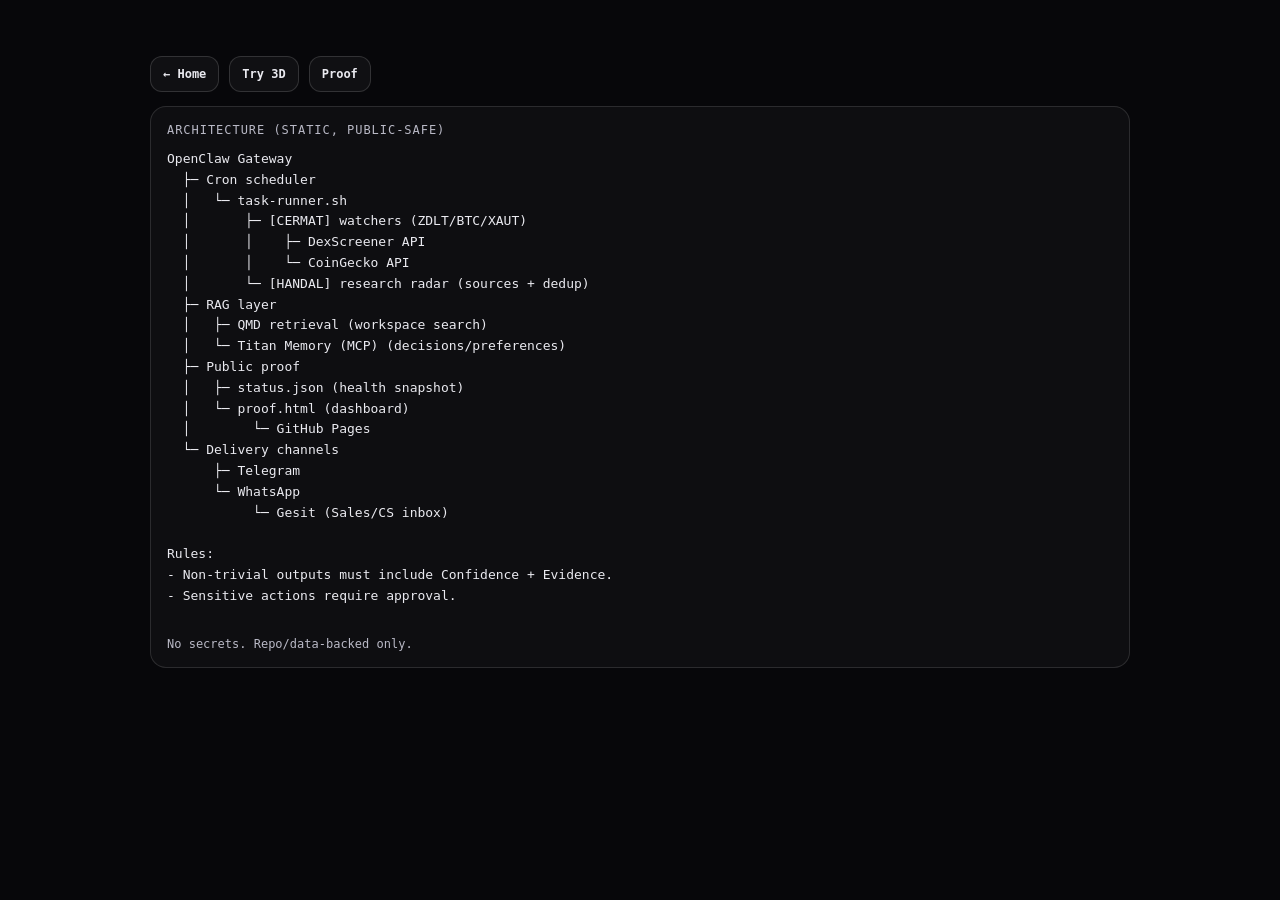
<file: arch-static.html>
<!doctype html>
<html lang="en">
<head>
  <meta charset="UTF-8" />
  <meta name="viewport" content="width=device-width, initial-scale=1.0" />
  <title>TidakMungkin — Architecture (Static)</title>
  <style>
    :root { color-scheme: dark; }
    body{ margin:0; background:#07070a; color:#eaeaf0; font-family: ui-monospace, Menlo, Monaco, Consolas, monospace; }
    .wrap{ max-width: 980px; margin: 0 auto; padding: 56px 18px; }
    .btn{ cursor:pointer; border:1px solid rgba(255,255,255,.14); background: rgba(255,255,255,.04); color:#eaeaf0; padding:10px 12px; border-radius:12px; font-weight:800; font-size:12px; text-decoration:none; display:inline-flex; gap:8px; align-items:center; }
    .btn:hover{ background: rgba(255,255,255,.07); border-color: rgba(255,255,255,.22); }
    .card{ border:1px solid rgba(255,255,255,.12); background: rgba(255,255,255,.03); border-radius:16px; padding:16px; }
    .k{ color:#b9b9c6; font-size: 12px; text-transform: uppercase; letter-spacing: .08em; }
    pre{ white-space:pre-wrap; line-height:1.6; margin:12px 0 0; font-size:13px; }
    a{ color:#7ee8ff; }
  </style>
</head>
<body>
  <div class="wrap">
    <div style="display:flex; gap:10px; flex-wrap:wrap;">
      <a class="btn" href="./">← Home</a>
      <a class="btn" href="./arch.html">Try 3D</a>
      <a class="btn" href="./proof.html">Proof</a>
    </div>

    <div class="card" style="margin-top:14px;">
      <div class="k">Architecture (static, public-safe)</div>
      <pre>
OpenClaw Gateway
  ├─ Cron scheduler
  │   └─ task-runner.sh
  │       ├─ [CERMAT] watchers (ZDLT/BTC/XAUT)
  │       │    ├─ DexScreener API
  │       │    └─ CoinGecko API
  │       └─ [HANDAL] research radar (sources + dedup)
  ├─ RAG layer
  │   ├─ QMD retrieval (workspace search)
  │   └─ Titan Memory (MCP) (decisions/preferences)
  ├─ Public proof
  │   ├─ status.json (health snapshot)
  │   └─ proof.html (dashboard)
  │        └─ GitHub Pages
  └─ Delivery channels
      ├─ Telegram
      └─ WhatsApp
           └─ Gesit (Sales/CS inbox)

Rules:
- Non-trivial outputs must include Confidence + Evidence.
- Sensitive actions require approval.
      </pre>
      <div class="k" style="text-transform:none;letter-spacing:0;margin-top:10px;">No secrets. Repo/data-backed only.</div>
    </div>
  </div>
</body>
</html>
</file>
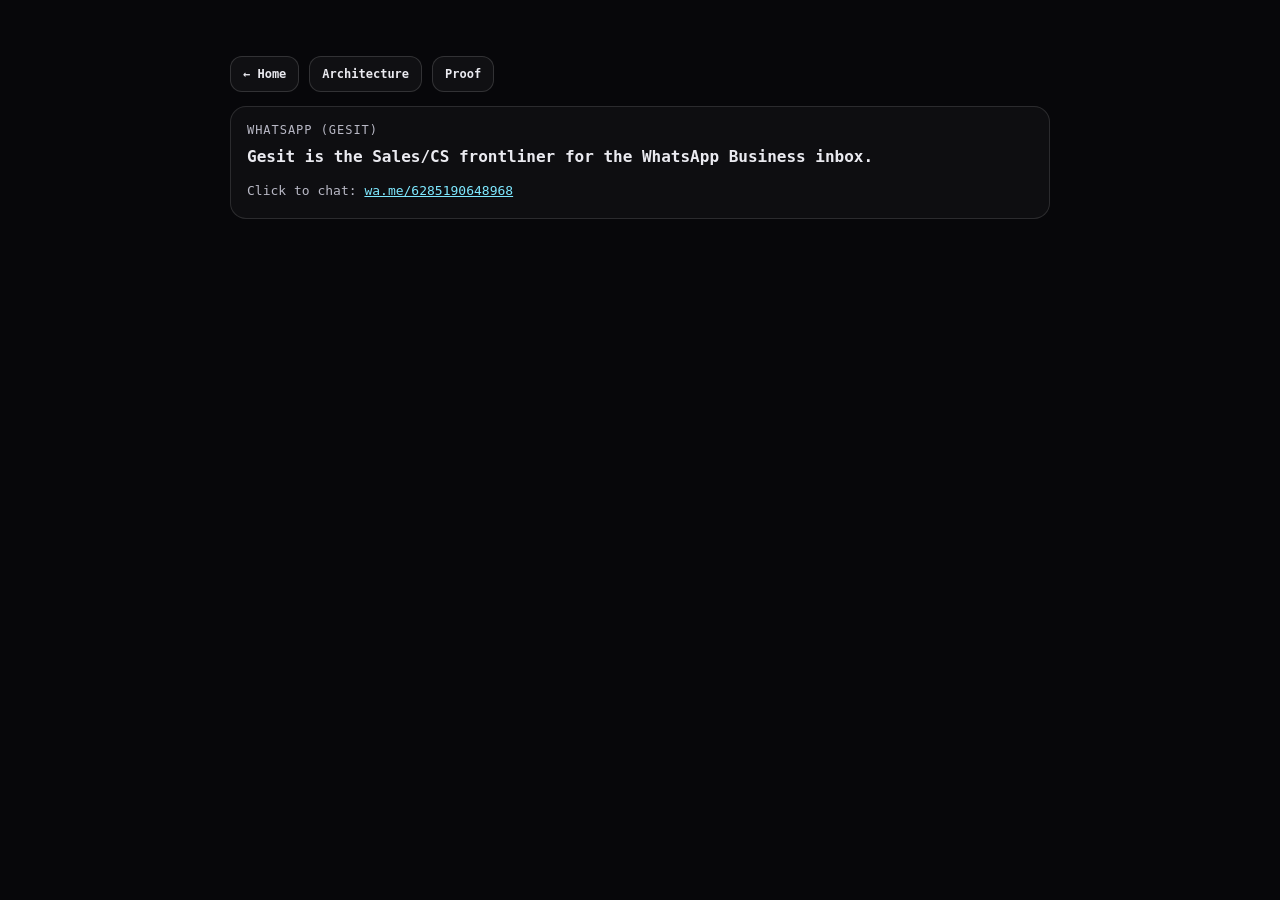
<file: wa-gesit.html>
<!doctype html>
<html lang="en">
<head>
  <meta charset="UTF-8" />
  <meta name="viewport" content="width=device-width, initial-scale=1.0" />
  <title>TidakMungkin — WhatsApp (Gesit)</title>
  <style>
    :root { color-scheme: dark; }
    body{ margin:0; background:#07070a; color:#eaeaf0; font-family: ui-monospace, Menlo, Monaco, Consolas, monospace; }
    .wrap{ max-width: 820px; margin: 0 auto; padding: 56px 18px; }
    .btn{ cursor:pointer; border:1px solid rgba(255,255,255,.14); background: rgba(255,255,255,.04); color:#eaeaf0; padding:10px 12px; border-radius:12px; font-weight:800; font-size:12px; text-decoration:none; display:inline-flex; gap:8px; align-items:center; }
    .btn:hover{ background: rgba(255,255,255,.07); border-color: rgba(255,255,255,.22); }
    .card{ border:1px solid rgba(255,255,255,.12); background: rgba(255,255,255,.03); border-radius:16px; padding:16px; }
    .k{ color:#b9b9c6; font-size: 12px; text-transform: uppercase; letter-spacing: .08em; }
    .v{ font-weight: 800; margin-top: 8px; line-height: 1.55; }
    .pill{ display:inline-flex; align-items:center; gap:6px; padding:2px 8px; border-radius:999px; border:1px solid rgba(255,255,255,.14); background: rgba(255,255,255,.04); font-size:11px; color:#b9b9c6; }
    a{ color:#7ee8ff; }
  </style>
</head>
<body>
  <div class="wrap">
    <div style="display:flex; gap:10px; flex-wrap:wrap;">
      <a class="btn" href="./">← Home</a>
      <a class="btn" href="./arch.html">Architecture</a>
      <a class="btn" href="./proof.html">Proof</a>
    </div>

    <div class="card" style="margin-top:14px;">
      <div class="k">WhatsApp (Gesit)</div>
      <div class="v">Gesit is the Sales/CS frontliner for the WhatsApp Business inbox.</div>
      <div style="margin-top:10px; line-height:1.7; color:#b9b9c6; font-size:13px;">
        Click to chat: <a href="https://wa.me/6285190648968" target="_blank" rel="noopener noreferrer">wa.me/6285190648968</a>
      </div>
    </div>
  </div>
</body>
</html>
</file>
<file: tidakmungkinai-revamp/style.css>
/* ============================================================
   TIDAKMUNGKIN AI — Website Revamp
   Design: Clash Display + Satoshi + DM Sans
   Palette: Deep charcoal + Electric mint + Orange
   ============================================================ */

/* --- Fonts --- */
@import url('https://fonts.googleapis.com/css2?family=DM+Sans:ital,opsz,wght@0,9..40,300;0,9..40,400;0,9..40,500;0,9..40,600;1,9..40,400&family=DM+Mono:wght@400;500&display=swap');

/* Clash Display & Satoshi via Fontshare CDN */
@import url('https://api.fontshare.com/v2/css?f[]=clash-display@400,500,600,700&f[]=satoshi@400,500,700,900&display=swap');

/* --- CSS Variables --- */
:root {
  --bg: #0A0B0F;
  --bg-2: #0D0F15;
  --surface: #111318;
  --surface-2: #181B23;
  --surface-3: #1E2230;
  --border: #1E2230;
  --border-active: #2E3447;
  --accent: #00E5A0;
  --accent-glow: rgba(0, 229, 160, 0.15);
  --accent-2: #FF5C1A;
  --accent-2-glow: rgba(255, 92, 26, 0.15);
  --accent-3: #FFB800;
  --accent-3-glow: rgba(255, 184, 0, 0.15);
  --text: #ECEEF4;
  --text-2: #7A8096;
  --text-3: #4A4F63;
  --font-display: 'Clash Display', sans-serif;
  --font-sans: 'Satoshi', sans-serif;
  --font-body: 'DM Sans', sans-serif;
  --font-mono: 'DM Mono', monospace;
  --radius: 8px;
  --radius-lg: 14px;
  --transition: all 0.2s ease;
}

/* --- Reset --- */
*, *::before, *::after { box-sizing: border-box; margin: 0; padding: 0; }
html { scroll-behavior: smooth; }
body {
  background: var(--bg);
  color: var(--text);
  font-family: var(--font-body);
  font-size: 16px;
  line-height: 1.6;
  -webkit-font-smoothing: antialiased;
  overflow-x: hidden;
}
a { color: inherit; text-decoration: none; }
ul { list-style: none; }

/* --- Noise/grid overlay --- */
body::before {
  content: '';
  position: fixed;
  inset: 0;
  background-image:
    radial-gradient(circle at 1px 1px, rgba(255,255,255,0.035) 1px, transparent 0);
  background-size: 28px 28px;
  pointer-events: none;
  z-index: 0;
}

/* ============================================================
   NAV
   ============================================================ */
.nav {
  position: sticky;
  top: 0;
  z-index: 100;
  display: flex;
  align-items: center;
  justify-content: space-between;
  padding: 0 clamp(1.25rem, 5vw, 3rem);
  height: 60px;
  background: rgba(10, 11, 15, 0.85);
  backdrop-filter: blur(12px);
  -webkit-backdrop-filter: blur(12px);
  border-bottom: 1px solid var(--border);
}

.nav-brand {
  font-family: var(--font-mono);
  font-size: 0.875rem;
  color: var(--accent);
  letter-spacing: 0.02em;
}

.nav-brand span { color: var(--text-2); }

.nav-badge {
  font-family: var(--font-mono);
  font-size: 0.7rem;
  letter-spacing: 0.08em;
  text-transform: uppercase;
  color: var(--accent);
  border: 1px solid rgba(0, 229, 160, 0.35);
  padding: 4px 10px;
  border-radius: 4px;
  background: rgba(0, 229, 160, 0.06);
}

/* ============================================================
   HERO
   ============================================================ */
.hero {
  position: relative;
  z-index: 1;
  min-height: 90vh;
  display: flex;
  flex-direction: column;
  justify-content: center;
  padding: clamp(4rem, 8vh, 7rem) clamp(1.25rem, 5vw, 3rem) clamp(3rem, 6vh, 5rem);
  max-width: 1140px;
  margin: 0 auto;
}

/* Glow blob */
.hero::before {
  content: '';
  position: absolute;
  top: -20%;
  right: -10%;
  width: 600px;
  height: 600px;
  background: radial-gradient(circle, rgba(0, 229, 160, 0.06) 0%, transparent 65%);
  pointer-events: none;
}

.hero-label {
  display: inline-block;
  font-family: var(--font-mono);
  font-size: 0.75rem;
  letter-spacing: 0.12em;
  text-transform: uppercase;
  color: var(--accent);
  margin-bottom: 1.25rem;
}

.hero-label::before {
  content: '[ ';
}
.hero-label::after {
  content: ' ]';
}

.hero h1 {
  font-family: var(--font-display);
  font-weight: 700;
  font-size: clamp(2.75rem, 8vw, 6rem);
  line-height: 1.02;
  letter-spacing: -0.025em;
  margin-bottom: 1.5rem;
  max-width: 840px;
}

.hero h1 .line-accent {
  color: var(--accent);
  display: block;
}

.hero h1 .line-question {
  color: var(--text-2);
}

.hero-sub {
  font-family: var(--font-sans);
  font-size: clamp(1rem, 2vw, 1.2rem);
  color: var(--text-2);
  max-width: 580px;
  margin-bottom: 2.5rem;
  line-height: 1.65;
}

.hero-sub strong {
  color: var(--text);
  font-weight: 600;
}

.hero-actions {
  display: flex;
  gap: 1rem;
  flex-wrap: wrap;
  align-items: center;
}

.btn-primary {
  display: inline-flex;
  align-items: center;
  gap: 8px;
  padding: 14px 28px;
  background: var(--accent);
  color: #0A0B0F;
  font-family: var(--font-sans);
  font-weight: 700;
  font-size: 0.95rem;
  border-radius: var(--radius);
  border: none;
  cursor: pointer;
  transition: var(--transition);
  letter-spacing: 0.01em;
}

.btn-primary:hover {
  background: #00ffb3;
  transform: translateY(-1px);
  box-shadow: 0 8px 24px rgba(0, 229, 160, 0.3);
}

.btn-ghost {
  display: inline-flex;
  align-items: center;
  gap: 8px;
  padding: 13px 24px;
  background: transparent;
  color: var(--text-2);
  font-family: var(--font-sans);
  font-weight: 500;
  font-size: 0.95rem;
  border-radius: var(--radius);
  border: 1px solid var(--border-active);
  cursor: pointer;
  transition: var(--transition);
}

.btn-ghost:hover {
  color: var(--text);
  border-color: var(--text-3);
}

/* ============================================================
   STATUS BAR
   ============================================================ */
.status-bar {
  position: relative;
  z-index: 1;
  border-top: 1px solid var(--border);
  border-bottom: 1px solid var(--border);
  background: var(--surface);
}

.status-inner {
  max-width: 1140px;
  margin: 0 auto;
  padding: 0 clamp(1.25rem, 5vw, 3rem);
  display: grid;
  grid-template-columns: repeat(3, 1fr);
}

.status-item {
  padding: 1.25rem 0;
  display: flex;
  align-items: center;
  gap: 12px;
  border-right: 1px solid var(--border);
}

.status-item:last-child { border-right: none; }
.status-item:not(:first-child) { padding-left: 2rem; }

.status-dot {
  width: 8px;
  height: 8px;
  border-radius: 50%;
  background: var(--accent-3);
  flex-shrink: 0;
  animation: pulse 2s infinite;
}

.status-dot.live { background: var(--accent); }

@keyframes pulse {
  0%, 100% { opacity: 1; box-shadow: 0 0 0 0 rgba(255, 184, 0, 0.4); }
  50% { opacity: 0.8; box-shadow: 0 0 0 5px rgba(255, 184, 0, 0); }
}

.status-label {
  font-family: var(--font-mono);
  font-size: 0.7rem;
  letter-spacing: 0.1em;
  text-transform: uppercase;
  color: var(--text-3);
  display: block;
  margin-bottom: 2px;
}

.status-value {
  font-family: var(--font-sans);
  font-size: 0.875rem;
  font-weight: 600;
  color: var(--text-2);
}

/* ============================================================
   SECTION WRAPPER
   ============================================================ */
.section {
  position: relative;
  z-index: 1;
  max-width: 1140px;
  margin: 0 auto;
  padding: clamp(3.5rem, 7vh, 6rem) clamp(1.25rem, 5vw, 3rem);
}

.section-header {
  margin-bottom: clamp(2rem, 4vh, 3.5rem);
}

.section-eyebrow {
  font-family: var(--font-mono);
  font-size: 0.7rem;
  letter-spacing: 0.15em;
  text-transform: uppercase;
  color: var(--accent-2);
  display: block;
  margin-bottom: 0.6rem;
}

.section-title {
  font-family: var(--font-display);
  font-weight: 700;
  font-size: clamp(1.75rem, 3.5vw, 2.5rem);
  letter-spacing: -0.02em;
  line-height: 1.1;
  margin-bottom: 0.65rem;
}

.section-sub {
  font-size: 1rem;
  color: var(--text-2);
  max-width: 520px;
}

/* ============================================================
   QUICK WINS GRID
   ============================================================ */
.quickwins-grid {
  display: grid;
  grid-template-columns: repeat(auto-fill, minmax(320px, 1fr));
  gap: 1px;
  background: var(--border);
  border: 1px solid var(--border);
  border-radius: var(--radius-lg);
  overflow: hidden;
}

.product-card {
  background: var(--surface);
  padding: 1.75rem;
  display: flex;
  flex-direction: column;
  gap: 1rem;
  transition: var(--transition);
  position: relative;
  overflow: hidden;
}

.product-card::before {
  content: '';
  position: absolute;
  top: 0;
  left: 0;
  width: 3px;
  height: 100%;
  background: var(--accent);
  opacity: 0;
  transition: var(--transition);
}

.product-card:hover::before { opacity: 1; }
.product-card:hover { background: var(--surface-2); }

.product-card:nth-child(2)::before { background: var(--accent-2); }
.product-card:nth-child(3)::before { background: var(--accent-3); }
.product-card:nth-child(4)::before { background: #A78BFA; }
.product-card:nth-child(5)::before { background: #38BDF8; }

.card-type {
  font-family: var(--font-mono);
  font-size: 0.65rem;
  letter-spacing: 0.14em;
  text-transform: uppercase;
  color: var(--text-3);
}

.card-title {
  font-family: var(--font-sans);
  font-weight: 700;
  font-size: 1.15rem;
  color: var(--text);
  line-height: 1.3;
}

.card-pain {
  font-size: 0.875rem;
  color: var(--text-2);
  line-height: 1.6;
  flex: 1;
}

.card-footer {
  display: flex;
  align-items: flex-end;
  justify-content: space-between;
  gap: 1rem;
  padding-top: 0.75rem;
  border-top: 1px solid var(--border);
}

.card-price {
  font-family: var(--font-display);
  font-weight: 600;
  font-size: 1rem;
  color: var(--accent-3);
  line-height: 1.3;
}

.card-price small {
  display: block;
  font-family: var(--font-mono);
  font-size: 0.65rem;
  font-weight: 400;
  color: var(--text-3);
  letter-spacing: 0.05em;
  margin-top: 2px;
}

.btn-order {
  display: inline-flex;
  align-items: center;
  gap: 5px;
  padding: 8px 16px;
  background: transparent;
  border: 1px solid rgba(0, 229, 160, 0.3);
  color: var(--accent);
  font-family: var(--font-sans);
  font-weight: 600;
  font-size: 0.8rem;
  border-radius: 6px;
  transition: var(--transition);
  white-space: nowrap;
  flex-shrink: 0;
}

.btn-order:hover {
  background: rgba(0, 229, 160, 0.1);
  border-color: var(--accent);
}

/* ============================================================
   CORE SYSTEMS
   ============================================================ */
.systems-grid {
  display: grid;
  grid-template-columns: repeat(auto-fill, minmax(320px, 1fr));
  gap: 1.25rem;
}

.system-card {
  background: var(--surface);
  border: 1px solid var(--border);
  border-radius: var(--radius-lg);
  padding: 2rem;
  display: flex;
  flex-direction: column;
  gap: 1.25rem;
  transition: var(--transition);
  position: relative;
  overflow: hidden;
}

.system-card::after {
  content: '';
  position: absolute;
  top: -60px;
  right: -60px;
  width: 160px;
  height: 160px;
  border-radius: 50%;
  background: radial-gradient(circle, rgba(0, 229, 160, 0.04), transparent 70%);
  pointer-events: none;
}

.system-card:hover {
  border-color: var(--border-active);
  transform: translateY(-2px);
  box-shadow: 0 12px 40px rgba(0, 0, 0, 0.4);
}

.system-type {
  font-family: var(--font-mono);
  font-size: 0.65rem;
  letter-spacing: 0.14em;
  text-transform: uppercase;
  color: var(--accent);
}

.system-title {
  font-family: var(--font-display);
  font-weight: 700;
  font-size: 1.35rem;
  line-height: 1.2;
}

.system-outcome {
  font-size: 0.9rem;
  color: var(--text-2);
  font-style: italic;
  padding-left: 12px;
  border-left: 2px solid var(--border-active);
  line-height: 1.5;
}

.system-features {
  display: flex;
  flex-direction: column;
  gap: 6px;
  flex: 1;
}

.system-features li {
  font-size: 0.875rem;
  color: var(--text-2);
  display: flex;
  align-items: flex-start;
  gap: 8px;
}

.system-features li::before {
  content: '→';
  color: var(--accent);
  flex-shrink: 0;
  margin-top: 1px;
  font-size: 0.75rem;
}

.system-footer {
  padding-top: 1.25rem;
  border-top: 1px solid var(--border);
  display: flex;
  justify-content: space-between;
  align-items: center;
  gap: 1rem;
  flex-wrap: wrap;
}

.system-price {
  font-family: var(--font-display);
  font-weight: 700;
  font-size: 1.2rem;
  color: var(--accent-3);
}

.system-price small {
  display: block;
  font-family: var(--font-mono);
  font-size: 0.65rem;
  font-weight: 400;
  color: var(--text-3);
  letter-spacing: 0.05em;
}

.btn-consult {
  display: inline-flex;
  align-items: center;
  gap: 5px;
  padding: 9px 18px;
  background: transparent;
  border: 1px solid rgba(255, 92, 26, 0.3);
  color: var(--accent-2);
  font-family: var(--font-sans);
  font-weight: 600;
  font-size: 0.8rem;
  border-radius: 6px;
  transition: var(--transition);
}

.btn-consult:hover {
  background: rgba(255, 92, 26, 0.1);
  border-color: var(--accent-2);
}

/* ============================================================
   TEAM SECTION
   ============================================================ */
.team-section {
  background: var(--bg-2);
  border-top: 1px solid var(--border);
  border-bottom: 1px solid var(--border);
}

.agents-grid {
  display: grid;
  grid-template-columns: repeat(3, 1fr);
  gap: 1px;
  background: var(--border);
  border: 1px solid var(--border);
  border-radius: var(--radius-lg);
  overflow: hidden;
}

.agent-card {
  background: var(--surface);
  padding: 1.75rem;
  display: flex;
  flex-direction: column;
  gap: 0.75rem;
  transition: var(--transition);
  position: relative;
  cursor: default;
}

.agent-card:hover {
  background: var(--surface-2);
}

.agent-id {
  font-family: var(--font-mono);
  font-size: 0.65rem;
  letter-spacing: 0.14em;
  color: var(--text-3);
  text-transform: uppercase;
}

.agent-initials {
  font-family: var(--font-display);
  font-weight: 700;
  font-size: 2.5rem;
  line-height: 1;
  letter-spacing: -0.03em;
  color: var(--text);
  transition: var(--transition);
}

.agent-card:hover .agent-initials {
  color: var(--accent);
}

.agent-role-badge {
  display: inline-block;
  font-family: var(--font-mono);
  font-size: 0.65rem;
  letter-spacing: 0.1em;
  text-transform: uppercase;
  padding: 3px 8px;
  border-radius: 4px;
  width: fit-content;
}

/* Role-specific colors */
.role-orchestrator { background: rgba(0, 229, 160, 0.12); color: var(--accent); }
.role-sales        { background: rgba(255, 92, 26, 0.12); color: var(--accent-2); }
.role-research     { background: rgba(56, 189, 248, 0.12); color: #38BDF8; }
.role-finance      { background: rgba(255, 184, 0, 0.12); color: var(--accent-3); }
.role-engineering  { background: rgba(167, 139, 250, 0.12); color: #A78BFA; }
.role-qc           { background: rgba(251, 113, 133, 0.12); color: #FB7185; }

.agent-name {
  font-family: var(--font-sans);
  font-weight: 700;
  font-size: 1rem;
  color: var(--text);
}

.agent-desc {
  font-size: 0.825rem;
  color: var(--text-2);
  line-height: 1.55;
}

/* ============================================================
   HEAD OF AGENCY
   ============================================================ */
.hoa-section {
  border-top: 1px solid var(--border);
}

.hoa-card {
  background: var(--surface);
  border: 1px solid var(--border);
  border-radius: var(--radius-lg);
  padding: 2.5rem;
  display: flex;
  align-items: flex-start;
  gap: 2rem;
  position: relative;
  overflow: hidden;
}

.hoa-card::before {
  content: '';
  position: absolute;
  bottom: -80px;
  right: -80px;
  width: 300px;
  height: 300px;
  background: radial-gradient(circle, rgba(255, 184, 0, 0.04), transparent 70%);
  pointer-events: none;
}

.hoa-avatar {
  width: 64px;
  height: 64px;
  border-radius: var(--radius);
  background: var(--surface-3);
  border: 1px solid var(--border-active);
  display: flex;
  align-items: center;
  justify-content: center;
  flex-shrink: 0;
}

.hoa-avatar-initials {
  font-family: var(--font-display);
  font-weight: 700;
  font-size: 1.5rem;
  color: var(--accent-3);
}

.hoa-info {
  flex: 1;
}

.hoa-label {
  font-family: var(--font-mono);
  font-size: 0.65rem;
  letter-spacing: 0.14em;
  text-transform: uppercase;
  color: var(--text-3);
  margin-bottom: 0.4rem;
}

.hoa-name {
  font-family: var(--font-display);
  font-weight: 700;
  font-size: 1.5rem;
  letter-spacing: -0.01em;
  margin-bottom: 0.5rem;
}

.hoa-desc {
  font-size: 0.9rem;
  color: var(--text-2);
  margin-bottom: 1rem;
}

.hoa-meta {
  display: flex;
  flex-wrap: wrap;
  gap: 1rem;
}

.hoa-stat {
  font-family: var(--font-mono);
  font-size: 0.75rem;
  color: var(--text-3);
}

.hoa-stat span {
  color: var(--text-2);
}

/* ============================================================
   DIVIDER
   ============================================================ */
.divider {
  height: 1px;
  background: var(--border);
  max-width: 1140px;
  margin: 0 auto;
}

/* ============================================================
   FOOTER
   ============================================================ */
.footer {
  position: relative;
  z-index: 1;
  border-top: 1px solid var(--border);
  padding: 2.5rem clamp(1.25rem, 5vw, 3rem);
}

.footer-inner {
  max-width: 1140px;
  margin: 0 auto;
  display: flex;
  flex-direction: column;
  gap: 1.5rem;
}

.footer-pitch {
  font-family: var(--font-display);
  font-size: 1rem;
  color: var(--text-2);
  font-weight: 500;
}

.footer-pitch strong {
  color: var(--accent);
}

.footer-links {
  display: flex;
  gap: 1.5rem;
  flex-wrap: wrap;
}

.footer-link {
  font-family: var(--font-mono);
  font-size: 0.75rem;
  color: var(--text-3);
  transition: var(--transition);
  letter-spacing: 0.04em;
}

.footer-link:hover { color: var(--accent); }

.footer-bottom {
  display: flex;
  justify-content: space-between;
  align-items: center;
  padding-top: 1.25rem;
  border-top: 1px solid var(--border);
  flex-wrap: wrap;
  gap: 0.75rem;
}

.footer-copy {
  font-family: var(--font-mono);
  font-size: 0.7rem;
  color: var(--text-3);
}

/* ============================================================
   RESPONSIVE
   ============================================================ */
@media (max-width: 768px) {
  .agents-grid {
    grid-template-columns: repeat(2, 1fr);
  }

  .status-inner {
    grid-template-columns: 1fr;
  }

  .status-item {
    border-right: none;
    border-bottom: 1px solid var(--border);
    padding: 1rem 0;
  }

  .status-item:last-child { border-bottom: none; }
  .status-item:not(:first-child) { padding-left: 0; }

  .hoa-card {
    flex-direction: column;
    gap: 1.25rem;
  }

  .quickwins-grid,
  .systems-grid {
    grid-template-columns: 1fr;
  }
}

@media (max-width: 480px) {
  .agents-grid {
    grid-template-columns: 1fr;
  }

  .hero h1 {
    font-size: 2.5rem;
  }

  .footer-bottom {
    flex-direction: column;
    align-items: flex-start;
  }
}
</file>
